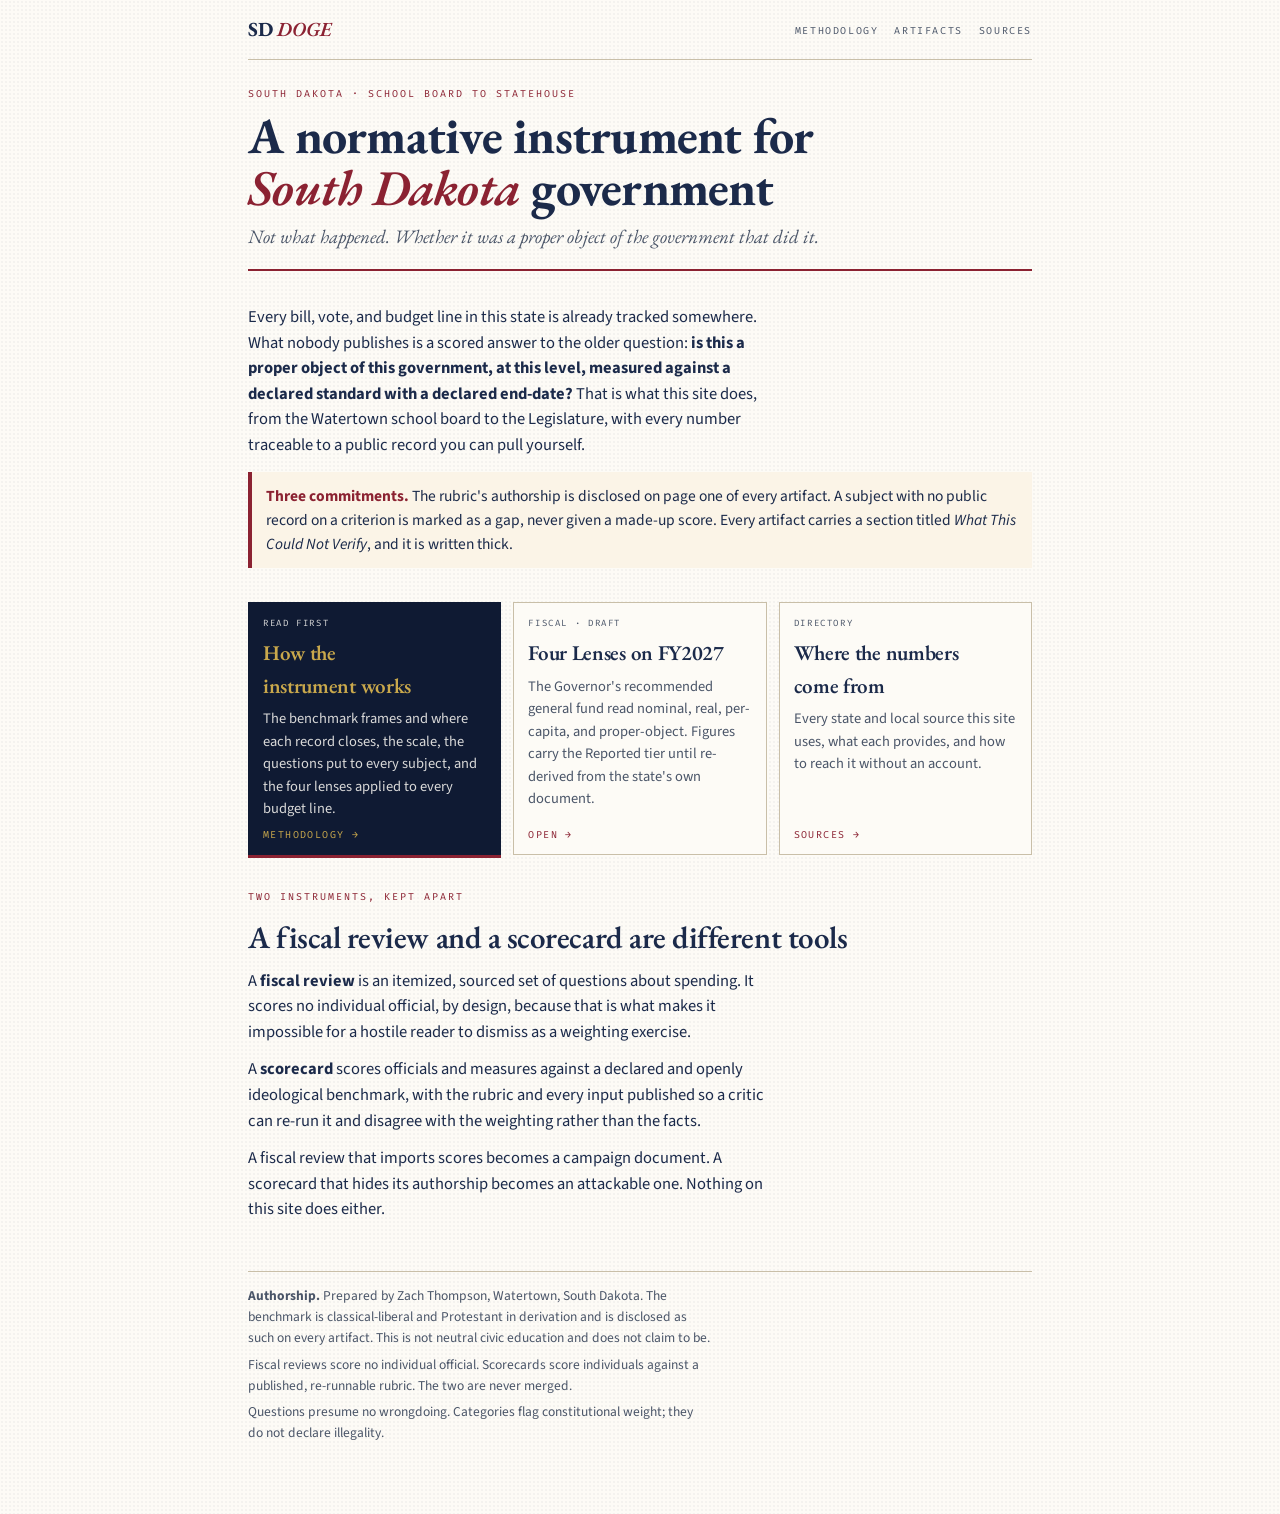
<file: site/index.html>
<!doctype html><html lang="en"><head><meta charset="utf-8"><meta name="viewport" content="width=device-width,initial-scale=1"><title>SD DOGE</title><link rel="preconnect" href="https://fonts.googleapis.com"><link href="https://fonts.googleapis.com/css2?family=EB+Garamond:ital,wght@0,400;0,500;0,600;0,700;0,800;1,400;1,500;1,600&family=Source+Sans+3:wght@400;500;600;700&family=Fira+Code:wght@400;500;600&display=swap" rel="stylesheet"><link rel="stylesheet" href="assets/site.css"></head><body><div class="wrap">
<nav class="nav" aria-label="Site"><a class="brand" href="index.html">SD <span>DOGE</span></a><ul>
<li><a class="l" href="methodology.html">Methodology</a></li>
<li><a class="l" href="artifacts.html">Artifacts</a></li>
<li><a class="l" href="sources.html">Sources</a></li></ul></nav>
<header class="mast"><div class="eyebrow">South Dakota · school board to statehouse</div><h1>A normative instrument for <em>South Dakota</em> government</h1><div class="sub">Not what happened. Whether it was a proper object of the government that did it.</div></header>
<section><p>Every bill, vote, and budget line in this state is already tracked somewhere. What nobody publishes is a scored answer to the older question: <strong>is this a proper object of this government, at this level, measured against a declared standard with a declared end-date?</strong> That is what this site does, from the Watertown school board to the Legislature, with every number traceable to a public record you can pull yourself.</p>
<div class="disc"><strong>Three commitments.</strong> The rubric's authorship is disclosed on page one of every artifact. A subject with no public record on a criterion is marked as a gap, never given a made-up score. Every artifact carries a section titled <em>What This Could Not Verify</em>, and it is written thick.</div></section>
<section><div class="cards">
<div class="card feat"><div class="k">Read first</div><h3>How the instrument works</h3><p>The benchmark frames and where each record closes, the scale, the questions put to every subject, and the four lenses applied to every budget line.</p><a class="cta" href="methodology.html">Methodology →</a></div>
<div class="card"><div class="k">Fiscal · draft</div><h3>Four Lenses on FY2027</h3><p>The Governor's recommended general fund read nominal, real, per-capita, and proper-object. Figures carry the Reported tier until re-derived from the state's own document.</p><a class="cta" href="budget/fy2027-four-lenses.html">Open →</a></div>
<div class="card"><div class="k">Directory</div><h3>Where the numbers come from</h3><p>Every state and local source this site uses, what each provides, and how to reach it without an account.</p><a class="cta" href="sources.html">Sources →</a></div>
</div></section>
<section><div class="eyebrow">Two instruments, kept apart</div><h2>A fiscal review and a scorecard are different tools</h2><p>A <strong>fiscal review</strong> is an itemized, sourced set of questions about spending. It scores no individual official, by design, because that is what makes it impossible for a hostile reader to dismiss as a weighting exercise.</p><p>A <strong>scorecard</strong> scores officials and measures against a declared and openly ideological benchmark, with the rubric and every input published so a critic can re-run it and disagree with the weighting rather than the facts.</p><p>A fiscal review that imports scores becomes a campaign document. A scorecard that hides its authorship becomes an attackable one. Nothing on this site does either.</p></section>
<footer><p><strong>Authorship.</strong> Prepared by Zach Thompson, Watertown, South Dakota. The benchmark is classical-liberal and Protestant in derivation and is disclosed as such on every artifact. This is not neutral civic education and does not claim to be.</p><p>Fiscal reviews score no individual official. Scorecards score individuals against a published, re-runnable rubric. The two are never merged.</p><p>Questions presume no wrongdoing. Categories flag constitutional weight; they do not declare illegality.</p></footer></div></body></html>
</file>
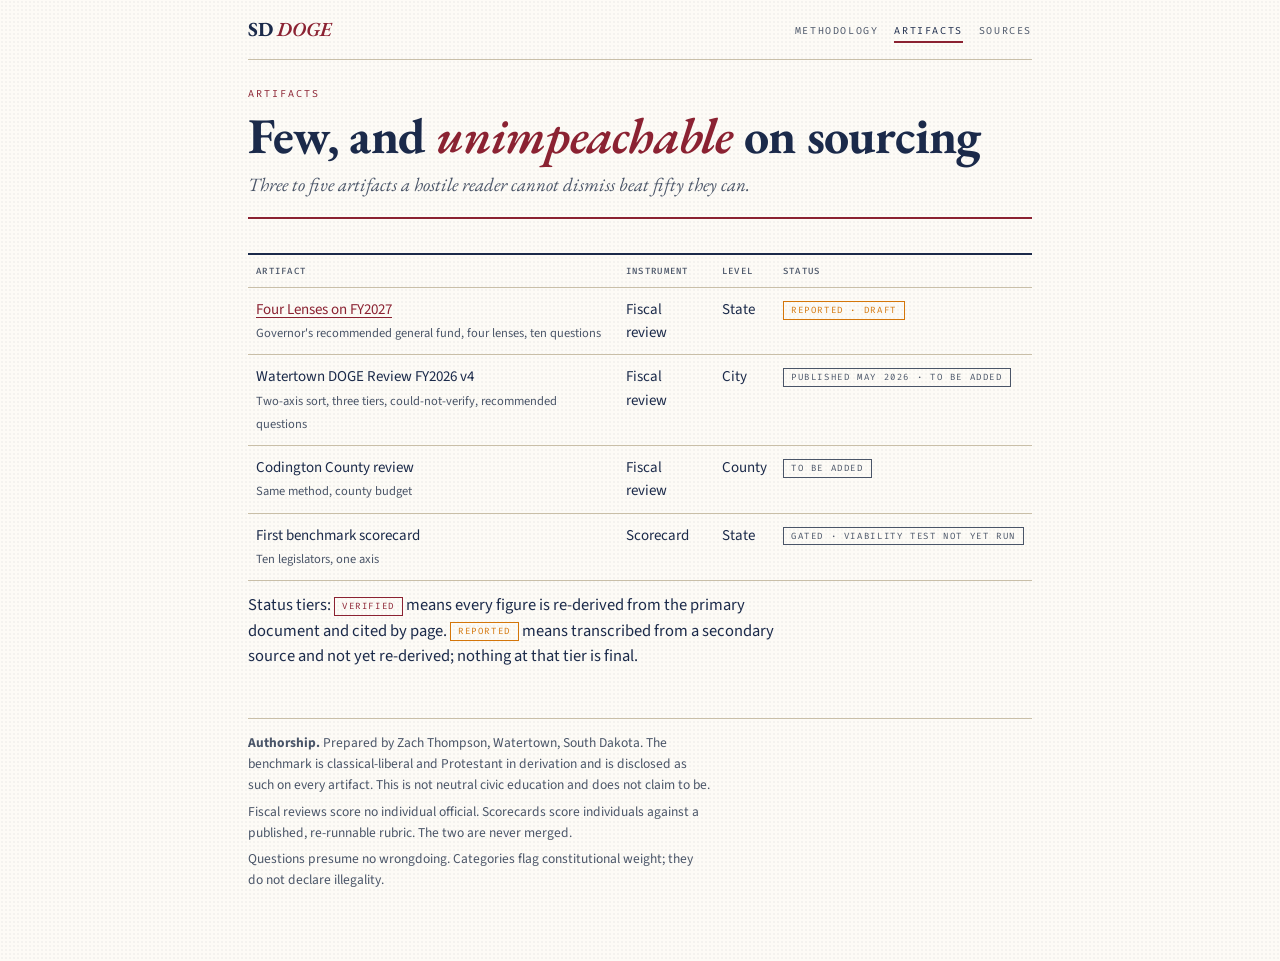
<file: site/artifacts.html>
<!doctype html><html lang="en"><head><meta charset="utf-8"><meta name="viewport" content="width=device-width,initial-scale=1"><title>Scored Artifacts</title><link rel="preconnect" href="https://fonts.googleapis.com"><link href="https://fonts.googleapis.com/css2?family=EB+Garamond:ital,wght@0,400;0,500;0,600;0,700;0,800;1,400;1,500;1,600&family=Source+Sans+3:wght@400;500;600;700&family=Fira+Code:wght@400;500;600&display=swap" rel="stylesheet"><link rel="stylesheet" href="assets/site.css"></head><body><div class="wrap">
<nav class="nav" aria-label="Site"><a class="brand" href="index.html">SD <span>DOGE</span></a><ul>
<li><a class="l" href="methodology.html">Methodology</a></li>
<li><a class="l" href="artifacts.html" aria-current="page">Artifacts</a></li>
<li><a class="l" href="sources.html">Sources</a></li></ul></nav>
<header class="mast"><div class="eyebrow">Artifacts</div><h1>Few, and <em>unimpeachable</em> on sourcing</h1><div class="sub">Three to five artifacts a hostile reader cannot dismiss beat fifty they can.</div></header>
<section><div class="tblwrap"><table><thead><tr><th>Artifact</th><th>Instrument</th><th>Level</th><th>Status</th></tr></thead><tbody>
<tr><td><a href="budget/fy2027-four-lenses.html">Four Lenses on FY2027</a><br><small style="color:var(--fg2)">Governor's recommended general fund, four lenses, ten questions</small></td><td>Fiscal review</td><td>State</td><td><span class="stamp gold">Reported · draft</span></td></tr>
<tr><td>Watertown DOGE Review FY2026 v4<br><small style="color:var(--fg2)">Two-axis sort, three tiers, could-not-verify, recommended questions</small></td><td>Fiscal review</td><td>City</td><td><span class="stamp muted">Published May 2026 · to be added</span></td></tr>
<tr><td>Codington County review<br><small style="color:var(--fg2)">Same method, county budget</small></td><td>Fiscal review</td><td>County</td><td><span class="stamp muted">To be added</span></td></tr>
<tr><td>First benchmark scorecard<br><small style="color:var(--fg2)">Ten legislators, one axis</small></td><td>Scorecard</td><td>State</td><td><span class="stamp muted">Gated · viability test not yet run</span></td></tr>
</tbody></table></div>
<p>Status tiers: <span class="stamp">Verified</span> means every figure is re-derived from the primary document and cited by page. <span class="stamp gold">Reported</span> means transcribed from a secondary source and not yet re-derived; nothing at that tier is final.</p></section>
<footer><p><strong>Authorship.</strong> Prepared by Zach Thompson, Watertown, South Dakota. The benchmark is classical-liberal and Protestant in derivation and is disclosed as such on every artifact. This is not neutral civic education and does not claim to be.</p><p>Fiscal reviews score no individual official. Scorecards score individuals against a published, re-runnable rubric. The two are never merged.</p><p>Questions presume no wrongdoing. Categories flag constitutional weight; they do not declare illegality.</p></footer></div></body></html>
</file>
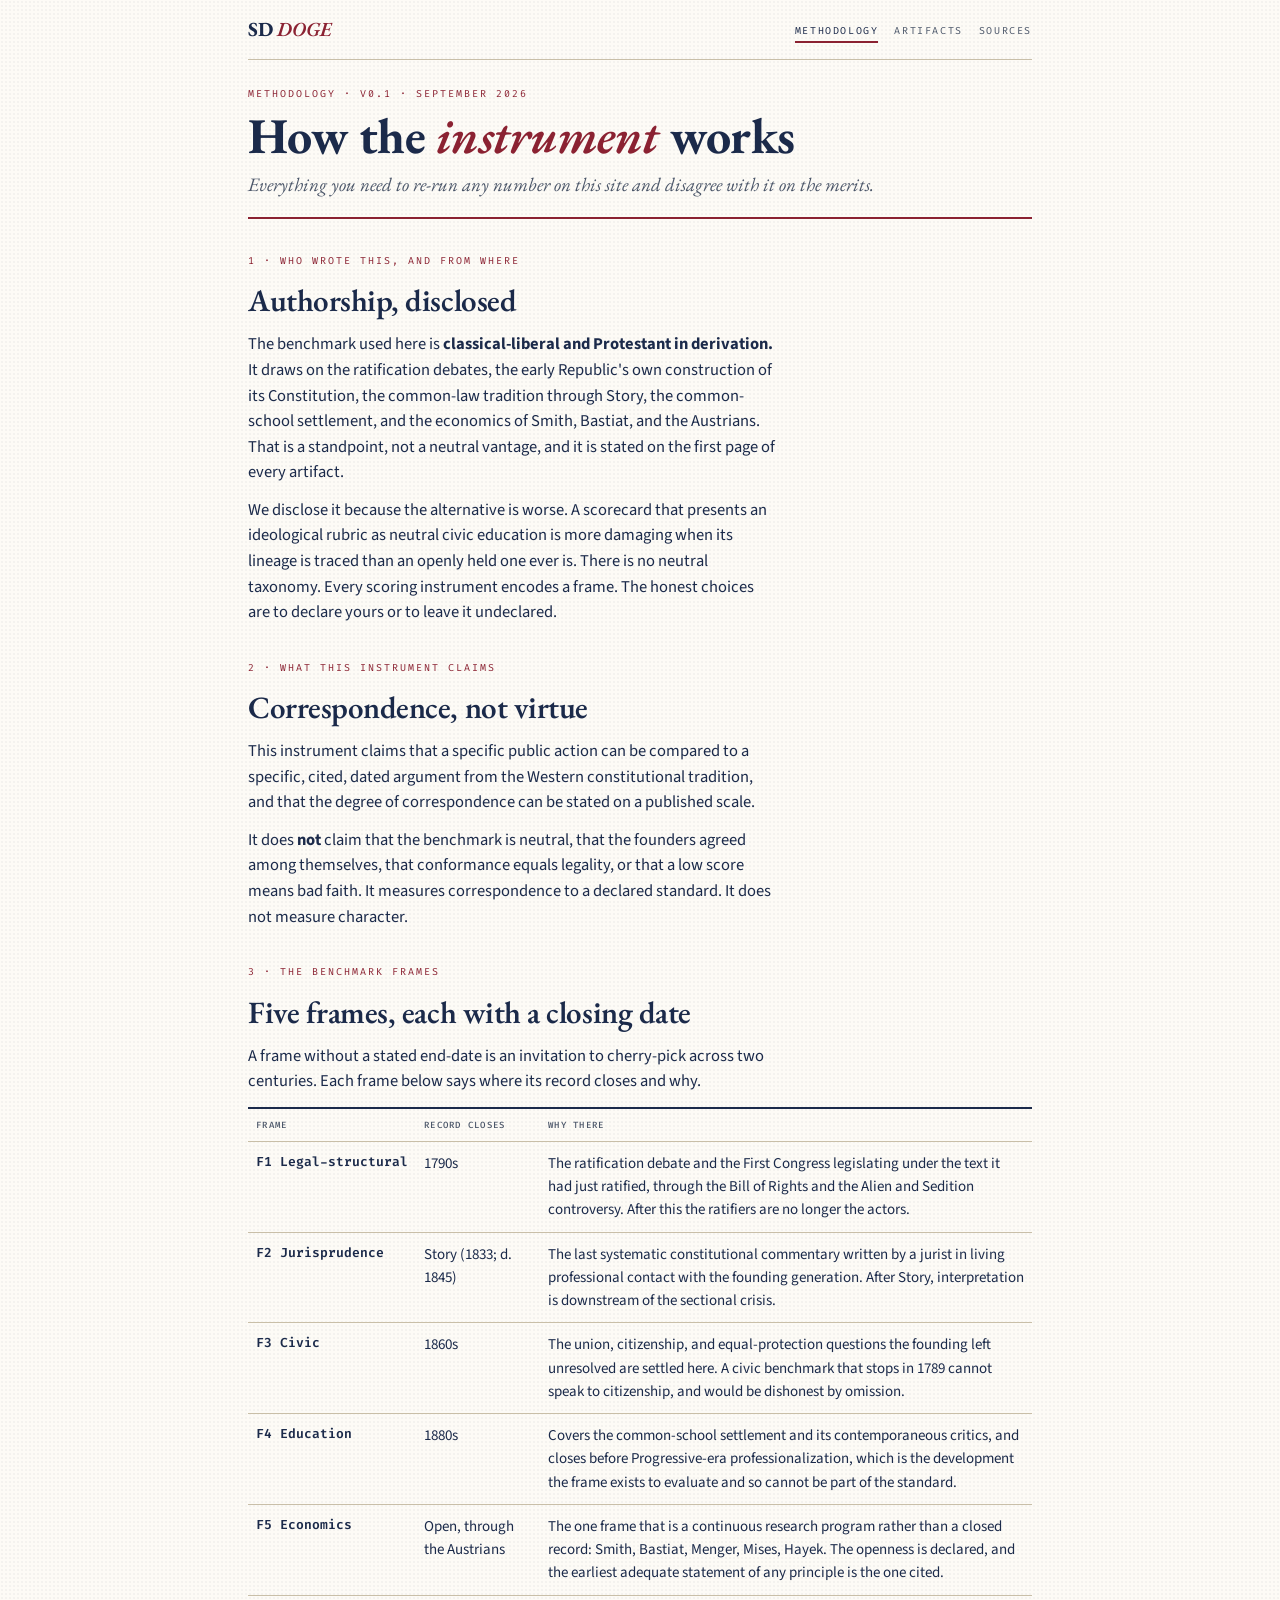
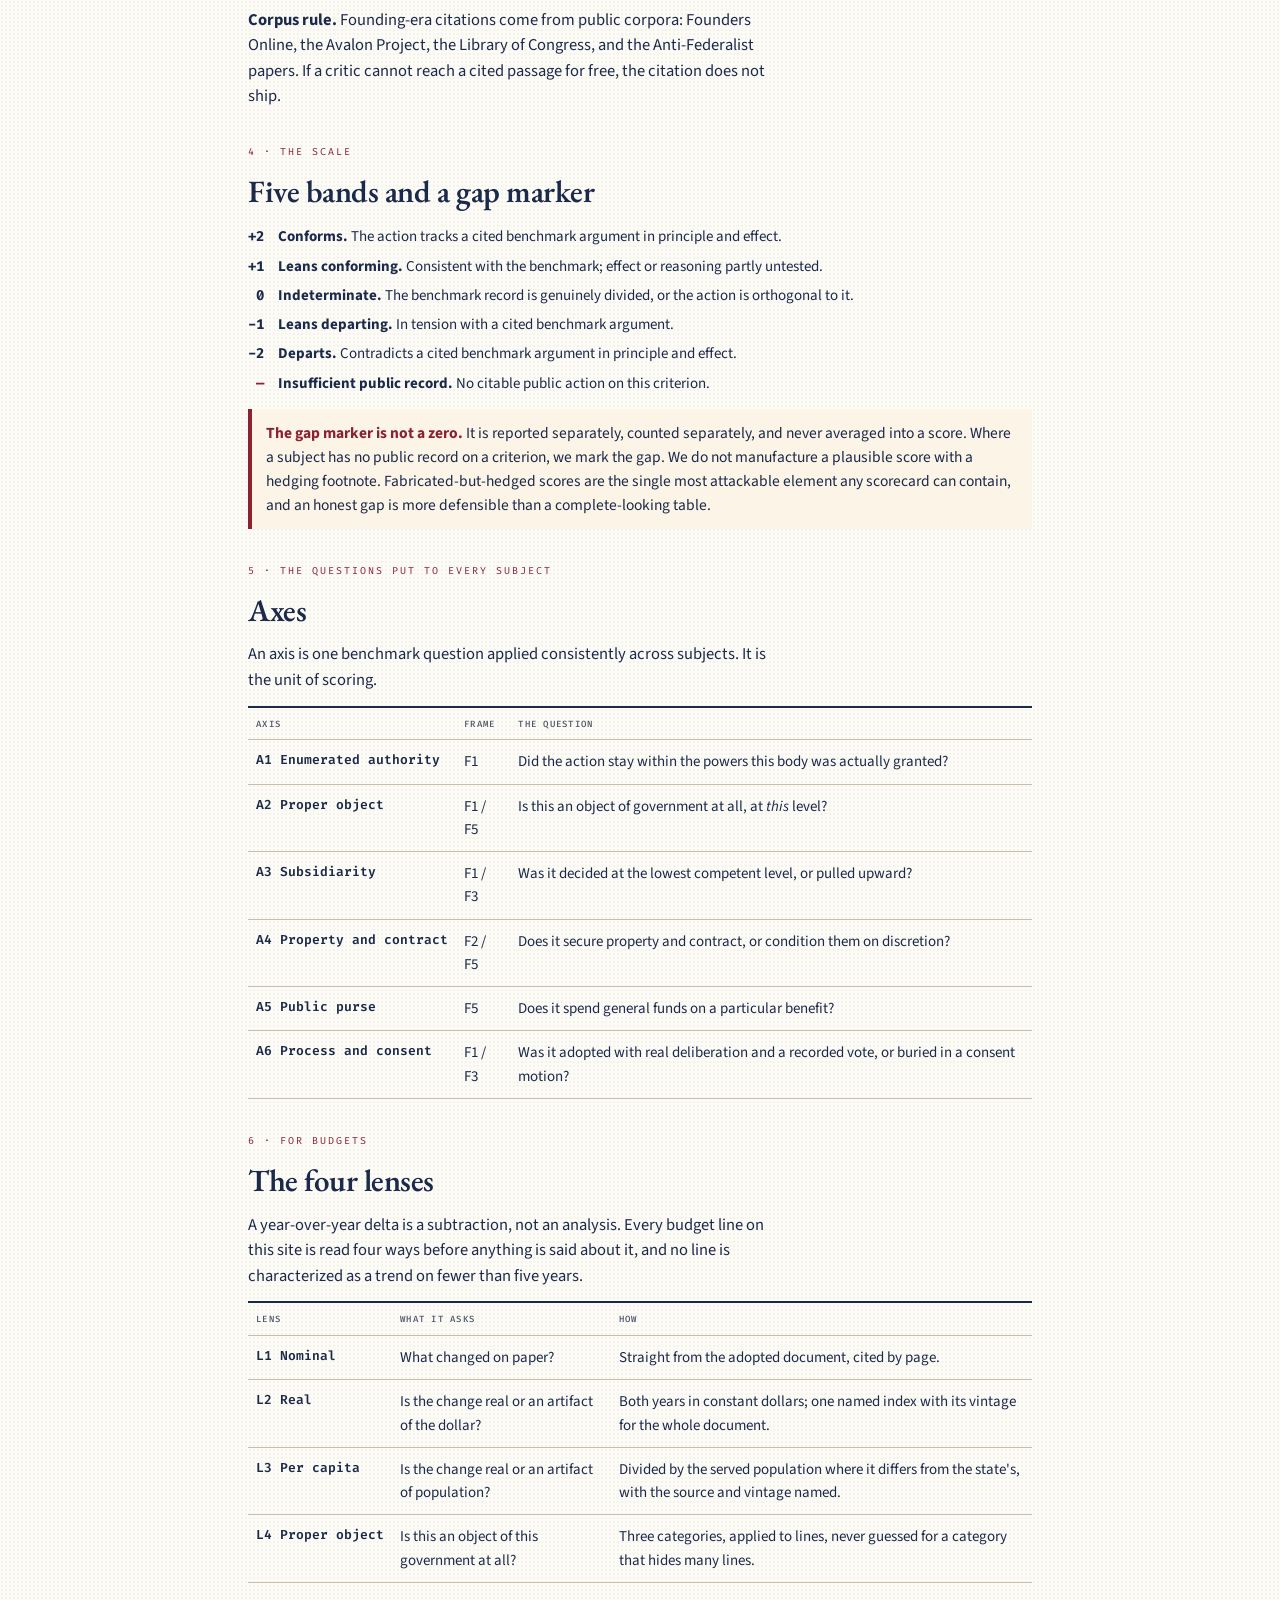
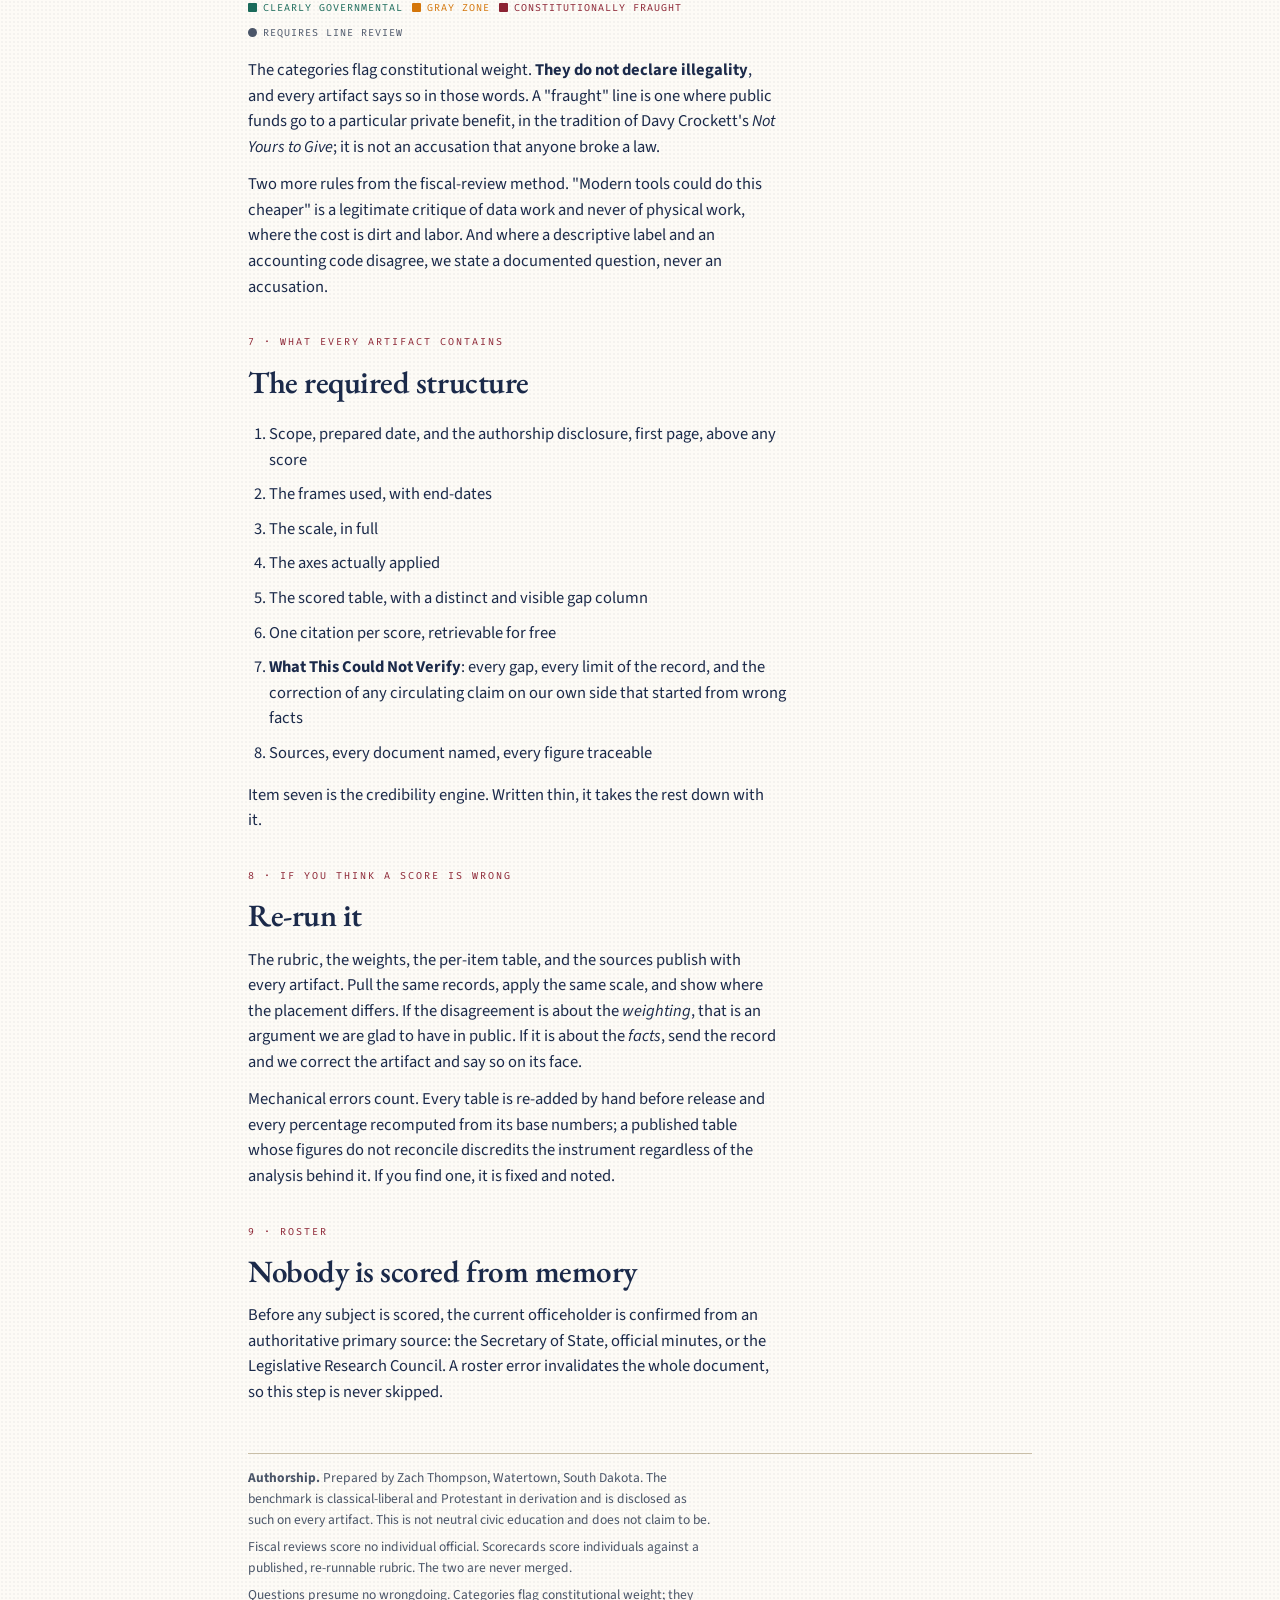
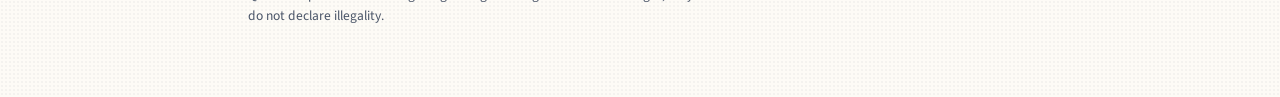
<file: site/methodology.html>
<!doctype html><html lang="en"><head><meta charset="utf-8"><meta name="viewport" content="width=device-width,initial-scale=1"><title>How the Instrument Works</title><link rel="preconnect" href="https://fonts.googleapis.com"><link href="https://fonts.googleapis.com/css2?family=EB+Garamond:ital,wght@0,400;0,500;0,600;0,700;0,800;1,400;1,500;1,600&family=Source+Sans+3:wght@400;500;600;700&family=Fira+Code:wght@400;500;600&display=swap" rel="stylesheet"><link rel="stylesheet" href="assets/site.css"></head><body><div class="wrap">
<nav class="nav" aria-label="Site"><a class="brand" href="index.html">SD <span>DOGE</span></a><ul>
<li><a class="l" href="methodology.html" aria-current="page">Methodology</a></li>
<li><a class="l" href="artifacts.html">Artifacts</a></li>
<li><a class="l" href="sources.html">Sources</a></li></ul></nav>
<header class="mast"><div class="eyebrow">Methodology · v0.1 · September 2026</div><h1>How the <em>instrument</em> works</h1><div class="sub">Everything you need to re-run any number on this site and disagree with it on the merits.</div></header>

<section><div class="eyebrow">1 · Who wrote this, and from where</div><h2>Authorship, disclosed</h2><p>The benchmark used here is <strong>classical-liberal and Protestant in derivation.</strong> It draws on the ratification debates, the early Republic's own construction of its Constitution, the common-law tradition through Story, the common-school settlement, and the economics of Smith, Bastiat, and the Austrians. That is a standpoint, not a neutral vantage, and it is stated on the first page of every artifact.</p><p>We disclose it because the alternative is worse. A scorecard that presents an ideological rubric as neutral civic education is more damaging when its lineage is traced than an openly held one ever is. There is no neutral taxonomy. Every scoring instrument encodes a frame. The honest choices are to declare yours or to leave it undeclared.</p></section>

<section><div class="eyebrow">2 · What this instrument claims</div><h2>Correspondence, not virtue</h2><p>This instrument claims that a specific public action can be compared to a specific, cited, dated argument from the Western constitutional tradition, and that the degree of correspondence can be stated on a published scale.</p><p>It does <strong>not</strong> claim that the benchmark is neutral, that the founders agreed among themselves, that conformance equals legality, or that a low score means bad faith. It measures correspondence to a declared standard. It does not measure character.</p></section>

<section><div class="eyebrow">3 · The benchmark frames</div><h2>Five frames, each with a closing date</h2><p>A frame without a stated end-date is an invitation to cherry-pick across two centuries. Each frame below says where its record closes and why.</p>
<div class="tblwrap"><table><thead><tr><th>Frame</th><th>Record closes</th><th>Why there</th></tr></thead><tbody>
<tr><td class="k">F1 Legal-structural</td><td>1790s</td><td>The ratification debate and the First Congress legislating under the text it had just ratified, through the Bill of Rights and the Alien and Sedition controversy. After this the ratifiers are no longer the actors.</td></tr>
<tr><td class="k">F2 Jurisprudence</td><td>Story (1833; d. 1845)</td><td>The last systematic constitutional commentary written by a jurist in living professional contact with the founding generation. After Story, interpretation is downstream of the sectional crisis.</td></tr>
<tr><td class="k">F3 Civic</td><td>1860s</td><td>The union, citizenship, and equal-protection questions the founding left unresolved are settled here. A civic benchmark that stops in 1789 cannot speak to citizenship, and would be dishonest by omission.</td></tr>
<tr><td class="k">F4 Education</td><td>1880s</td><td>Covers the common-school settlement and its contemporaneous critics, and closes before Progressive-era professionalization, which is the development the frame exists to evaluate and so cannot be part of the standard.</td></tr>
<tr><td class="k">F5 Economics</td><td>Open, through the Austrians</td><td>The one frame that is a continuous research program rather than a closed record: Smith, Bastiat, Menger, Mises, Hayek. The openness is declared, and the earliest adequate statement of any principle is the one cited.</td></tr>
</tbody></table></div>
<p><strong>Corpus rule.</strong> Founding-era citations come from public corpora: Founders Online, the Avalon Project, the Library of Congress, and the Anti-Federalist papers. If a critic cannot reach a cited passage for free, the citation does not ship.</p></section>

<section><div class="eyebrow">4 · The scale</div><h2>Five bands and a gap marker</h2>
<div class="scale"><b>+2</b><span><strong>Conforms.</strong> The action tracks a cited benchmark argument in principle and effect.</span><b>+1</b><span><strong>Leans conforming.</strong> Consistent with the benchmark; effect or reasoning partly untested.</span><b>0</b><span><strong>Indeterminate.</strong> The benchmark record is genuinely divided, or the action is orthogonal to it.</span><b>−1</b><span><strong>Leans departing.</strong> In tension with a cited benchmark argument.</span><b>−2</b><span><strong>Departs.</strong> Contradicts a cited benchmark argument in principle and effect.</span><div class="gap" style="display:contents"><b>—</b><span><strong>Insufficient public record.</strong> No citable public action on this criterion.</span></div></div>
<div class="disc"><strong>The gap marker is not a zero.</strong> It is reported separately, counted separately, and never averaged into a score. Where a subject has no public record on a criterion, we mark the gap. We do not manufacture a plausible score with a hedging footnote. Fabricated-but-hedged scores are the single most attackable element any scorecard can contain, and an honest gap is more defensible than a complete-looking table.</div></section>

<section><div class="eyebrow">5 · The questions put to every subject</div><h2>Axes</h2><p>An axis is one benchmark question applied consistently across subjects. It is the unit of scoring.</p>
<div class="tblwrap"><table><thead><tr><th>Axis</th><th>Frame</th><th>The question</th></tr></thead><tbody>
<tr><td class="k">A1 Enumerated authority</td><td>F1</td><td>Did the action stay within the powers this body was actually granted?</td></tr>
<tr><td class="k">A2 Proper object</td><td>F1 / F5</td><td>Is this an object of government at all, at <em>this</em> level?</td></tr>
<tr><td class="k">A3 Subsidiarity</td><td>F1 / F3</td><td>Was it decided at the lowest competent level, or pulled upward?</td></tr>
<tr><td class="k">A4 Property and contract</td><td>F2 / F5</td><td>Does it secure property and contract, or condition them on discretion?</td></tr>
<tr><td class="k">A5 Public purse</td><td>F5</td><td>Does it spend general funds on a particular benefit?</td></tr>
<tr><td class="k">A6 Process and consent</td><td>F1 / F3</td><td>Was it adopted with real deliberation and a recorded vote, or buried in a consent motion?</td></tr>
</tbody></table></div></section>

<section><div class="eyebrow">6 · For budgets</div><h2>The four lenses</h2><p>A year-over-year delta is a subtraction, not an analysis. Every budget line on this site is read four ways before anything is said about it, and no line is characterized as a trend on fewer than five years.</p>
<div class="tblwrap"><table><thead><tr><th>Lens</th><th>What it asks</th><th>How</th></tr></thead><tbody>
<tr><td class="k">L1 Nominal</td><td>What changed on paper?</td><td>Straight from the adopted document, cited by page.</td></tr>
<tr><td class="k">L2 Real</td><td>Is the change real or an artifact of the dollar?</td><td>Both years in constant dollars; one named index with its vintage for the whole document.</td></tr>
<tr><td class="k">L3 Per capita</td><td>Is the change real or an artifact of population?</td><td>Divided by the served population where it differs from the state's, with the source and vintage named.</td></tr>
<tr><td class="k">L4 Proper object</td><td>Is this an object of this government at all?</td><td>Three categories, applied to lines, never guessed for a category that hides many lines.</td></tr>
</tbody></table></div>
<p style="margin-top:10px"><span class="l4 gov"><i></i>Clearly governmental</span> &nbsp; <span class="l4 gray"><i></i>Gray zone</span> &nbsp; <span class="l4 fraught"><i></i>Constitutionally fraught</span> &nbsp; <span class="l4 open"><i></i>Requires line review</span></p>
<p>The categories flag constitutional weight. <strong>They do not declare illegality</strong>, and every artifact says so in those words. A "fraught" line is one where public funds go to a particular private benefit, in the tradition of Davy Crockett's <em>Not Yours to Give</em>; it is not an accusation that anyone broke a law.</p>
<p>Two more rules from the fiscal-review method. "Modern tools could do this cheaper" is a legitimate critique of data work and never of physical work, where the cost is dirt and labor. And where a descriptive label and an accounting code disagree, we state a documented question, never an accusation.</p></section>

<section><div class="eyebrow">7 · What every artifact contains</div><h2>The required structure</h2>
<ol class="q"><li>Scope, prepared date, and the authorship disclosure, first page, above any score</li><li>The frames used, with end-dates</li><li>The scale, in full</li><li>The axes actually applied</li><li>The scored table, with a distinct and visible gap column</li><li>One citation per score, retrievable for free</li><li><strong>What This Could Not Verify</strong>: every gap, every limit of the record, and the correction of any circulating claim on our own side that started from wrong facts</li><li>Sources, every document named, every figure traceable</li></ol>
<p>Item seven is the credibility engine. Written thin, it takes the rest down with it.</p></section>

<section><div class="eyebrow">8 · If you think a score is wrong</div><h2>Re-run it</h2><p>The rubric, the weights, the per-item table, and the sources publish with every artifact. Pull the same records, apply the same scale, and show where the placement differs. If the disagreement is about the <em>weighting</em>, that is an argument we are glad to have in public. If it is about the <em>facts</em>, send the record and we correct the artifact and say so on its face.</p><p>Mechanical errors count. Every table is re-added by hand before release and every percentage recomputed from its base numbers; a published table whose figures do not reconcile discredits the instrument regardless of the analysis behind it. If you find one, it is fixed and noted.</p></section>

<section><div class="eyebrow">9 · Roster</div><h2>Nobody is scored from memory</h2><p>Before any subject is scored, the current officeholder is confirmed from an authoritative primary source: the Secretary of State, official minutes, or the Legislative Research Council. A roster error invalidates the whole document, so this step is never skipped.</p></section>
<footer><p><strong>Authorship.</strong> Prepared by Zach Thompson, Watertown, South Dakota. The benchmark is classical-liberal and Protestant in derivation and is disclosed as such on every artifact. This is not neutral civic education and does not claim to be.</p><p>Fiscal reviews score no individual official. Scorecards score individuals against a published, re-runnable rubric. The two are never merged.</p><p>Questions presume no wrongdoing. Categories flag constitutional weight; they do not declare illegality.</p></footer></div></body></html>
</file>
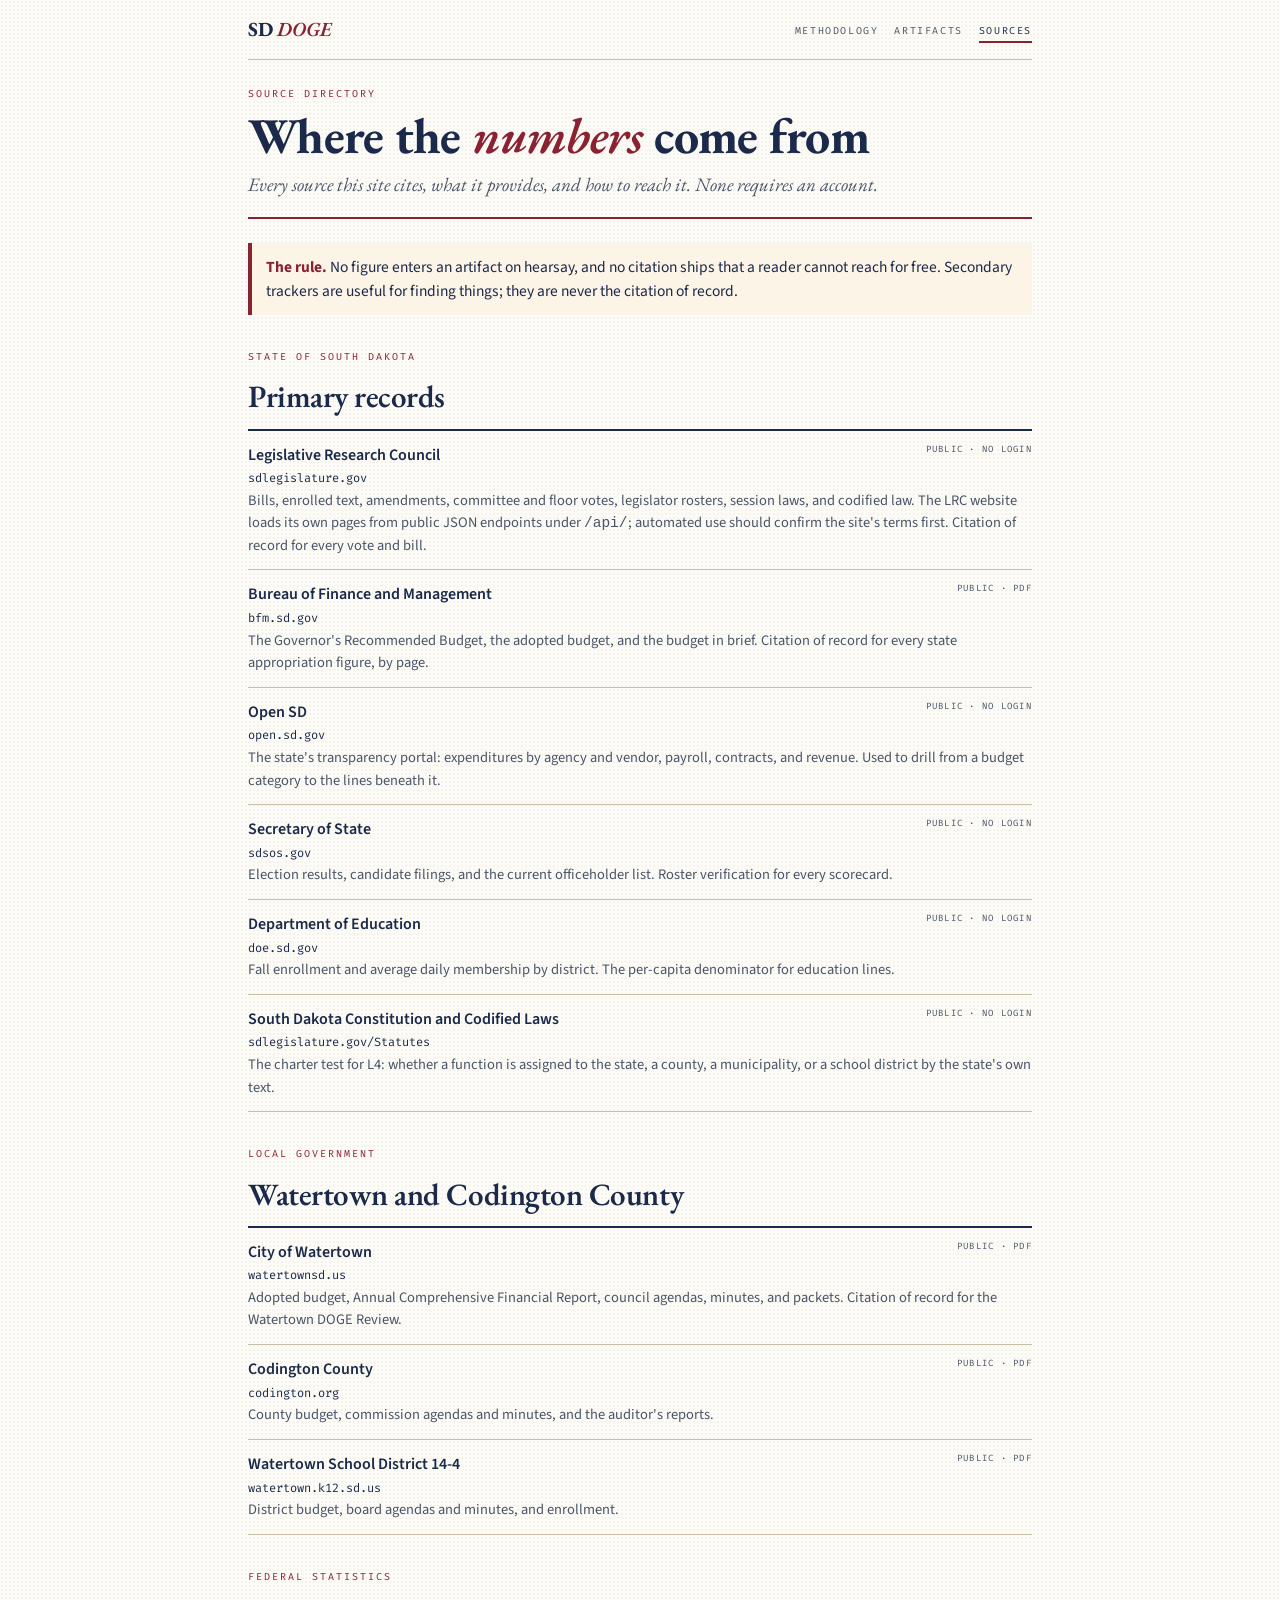
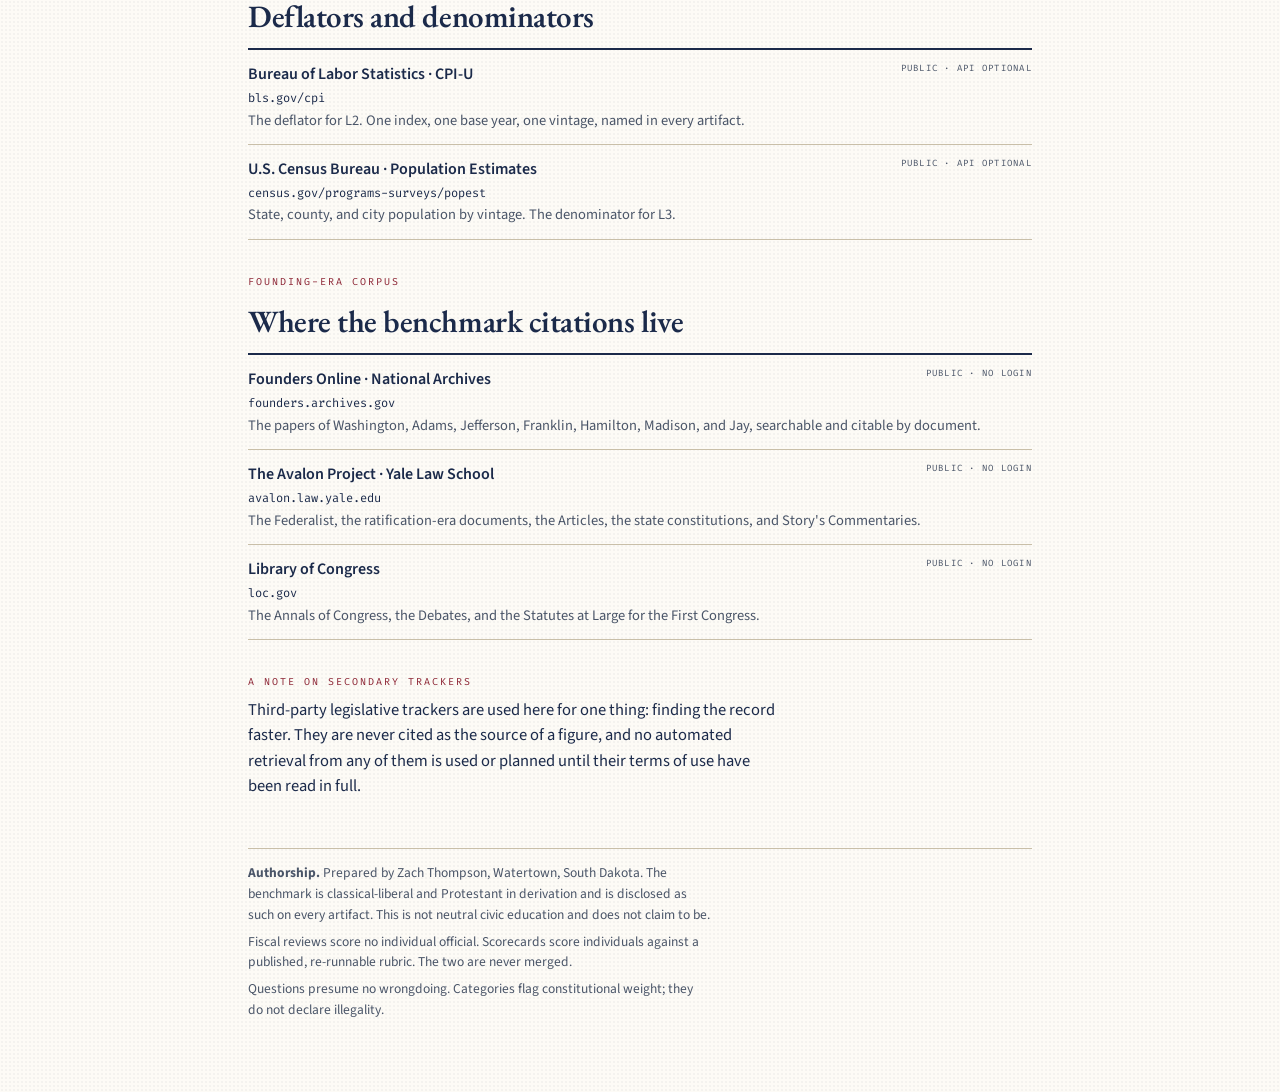
<file: site/sources.html>
<!doctype html><html lang="en"><head><meta charset="utf-8"><meta name="viewport" content="width=device-width,initial-scale=1"><title>Where the Numbers Come From</title><link rel="preconnect" href="https://fonts.googleapis.com"><link href="https://fonts.googleapis.com/css2?family=EB+Garamond:ital,wght@0,400;0,500;0,600;0,700;0,800;1,400;1,500;1,600&family=Source+Sans+3:wght@400;500;600;700&family=Fira+Code:wght@400;500;600&display=swap" rel="stylesheet"><link rel="stylesheet" href="assets/site.css"></head><body><div class="wrap">
<nav class="nav" aria-label="Site"><a class="brand" href="index.html">SD <span>DOGE</span></a><ul>
<li><a class="l" href="methodology.html">Methodology</a></li>
<li><a class="l" href="artifacts.html">Artifacts</a></li>
<li><a class="l" href="sources.html" aria-current="page">Sources</a></li></ul></nav>
<header class="mast"><div class="eyebrow">Source directory</div><h1>Where the <em>numbers</em> come from</h1><div class="sub">Every source this site cites, what it provides, and how to reach it. None requires an account.</div></header>
<div class="disc"><strong>The rule.</strong> No figure enters an artifact on hearsay, and no citation ships that a reader cannot reach for free. Secondary trackers are useful for finding things; they are never the citation of record.</div>

<section><div class="eyebrow">State of South Dakota</div><h2>Primary records</h2><div class="src">
<div class="srcrow"><div class="n">Legislative Research Council</div><div class="acc">Public · no login</div><div class="u">sdlegislature.gov</div><div class="w">Bills, enrolled text, amendments, committee and floor votes, legislator rosters, session laws, and codified law. The LRC website loads its own pages from public JSON endpoints under <code>/api/</code>; automated use should confirm the site's terms first. Citation of record for every vote and bill.</div></div>
<div class="srcrow"><div class="n">Bureau of Finance and Management</div><div class="acc">Public · PDF</div><div class="u">bfm.sd.gov</div><div class="w">The Governor's Recommended Budget, the adopted budget, and the budget in brief. Citation of record for every state appropriation figure, by page.</div></div>
<div class="srcrow"><div class="n">Open SD</div><div class="acc">Public · no login</div><div class="u">open.sd.gov</div><div class="w">The state's transparency portal: expenditures by agency and vendor, payroll, contracts, and revenue. Used to drill from a budget category to the lines beneath it.</div></div>
<div class="srcrow"><div class="n">Secretary of State</div><div class="acc">Public · no login</div><div class="u">sdsos.gov</div><div class="w">Election results, candidate filings, and the current officeholder list. Roster verification for every scorecard.</div></div>
<div class="srcrow"><div class="n">Department of Education</div><div class="acc">Public · no login</div><div class="u">doe.sd.gov</div><div class="w">Fall enrollment and average daily membership by district. The per-capita denominator for education lines.</div></div>
<div class="srcrow"><div class="n">South Dakota Constitution and Codified Laws</div><div class="acc">Public · no login</div><div class="u">sdlegislature.gov/Statutes</div><div class="w">The charter test for L4: whether a function is assigned to the state, a county, a municipality, or a school district by the state's own text.</div></div>
</div></section>

<section><div class="eyebrow">Local government</div><h2>Watertown and Codington County</h2><div class="src">
<div class="srcrow"><div class="n">City of Watertown</div><div class="acc">Public · PDF</div><div class="u">watertownsd.us</div><div class="w">Adopted budget, Annual Comprehensive Financial Report, council agendas, minutes, and packets. Citation of record for the Watertown DOGE Review.</div></div>
<div class="srcrow"><div class="n">Codington County</div><div class="acc">Public · PDF</div><div class="u">codington.org</div><div class="w">County budget, commission agendas and minutes, and the auditor's reports.</div></div>
<div class="srcrow"><div class="n">Watertown School District 14-4</div><div class="acc">Public · PDF</div><div class="u">watertown.k12.sd.us</div><div class="w">District budget, board agendas and minutes, and enrollment.</div></div>
</div></section>

<section><div class="eyebrow">Federal statistics</div><h2>Deflators and denominators</h2><div class="src">
<div class="srcrow"><div class="n">Bureau of Labor Statistics · CPI-U</div><div class="acc">Public · API optional</div><div class="u">bls.gov/cpi</div><div class="w">The deflator for L2. One index, one base year, one vintage, named in every artifact.</div></div>
<div class="srcrow"><div class="n">U.S. Census Bureau · Population Estimates</div><div class="acc">Public · API optional</div><div class="u">census.gov/programs-surveys/popest</div><div class="w">State, county, and city population by vintage. The denominator for L3.</div></div>
</div></section>

<section><div class="eyebrow">Founding-era corpus</div><h2>Where the benchmark citations live</h2><div class="src">
<div class="srcrow"><div class="n">Founders Online · National Archives</div><div class="acc">Public · no login</div><div class="u">founders.archives.gov</div><div class="w">The papers of Washington, Adams, Jefferson, Franklin, Hamilton, Madison, and Jay, searchable and citable by document.</div></div>
<div class="srcrow"><div class="n">The Avalon Project · Yale Law School</div><div class="acc">Public · no login</div><div class="u">avalon.law.yale.edu</div><div class="w">The Federalist, the ratification-era documents, the Articles, the state constitutions, and Story's Commentaries.</div></div>
<div class="srcrow"><div class="n">Library of Congress</div><div class="acc">Public · no login</div><div class="u">loc.gov</div><div class="w">The Annals of Congress, the Debates, and the Statutes at Large for the First Congress.</div></div>
</div></section>

<section><div class="eyebrow">A note on secondary trackers</div><p>Third-party legislative trackers are used here for one thing: finding the record faster. They are never cited as the source of a figure, and no automated retrieval from any of them is used or planned until their terms of use have been read in full.</p></section>
<footer><p><strong>Authorship.</strong> Prepared by Zach Thompson, Watertown, South Dakota. The benchmark is classical-liberal and Protestant in derivation and is disclosed as such on every artifact. This is not neutral civic education and does not claim to be.</p><p>Fiscal reviews score no individual official. Scorecards score individuals against a published, re-runnable rubric. The two are never merged.</p><p>Questions presume no wrongdoing. Categories flag constitutional weight; they do not declare illegality.</p></footer></div></body></html>
</file>
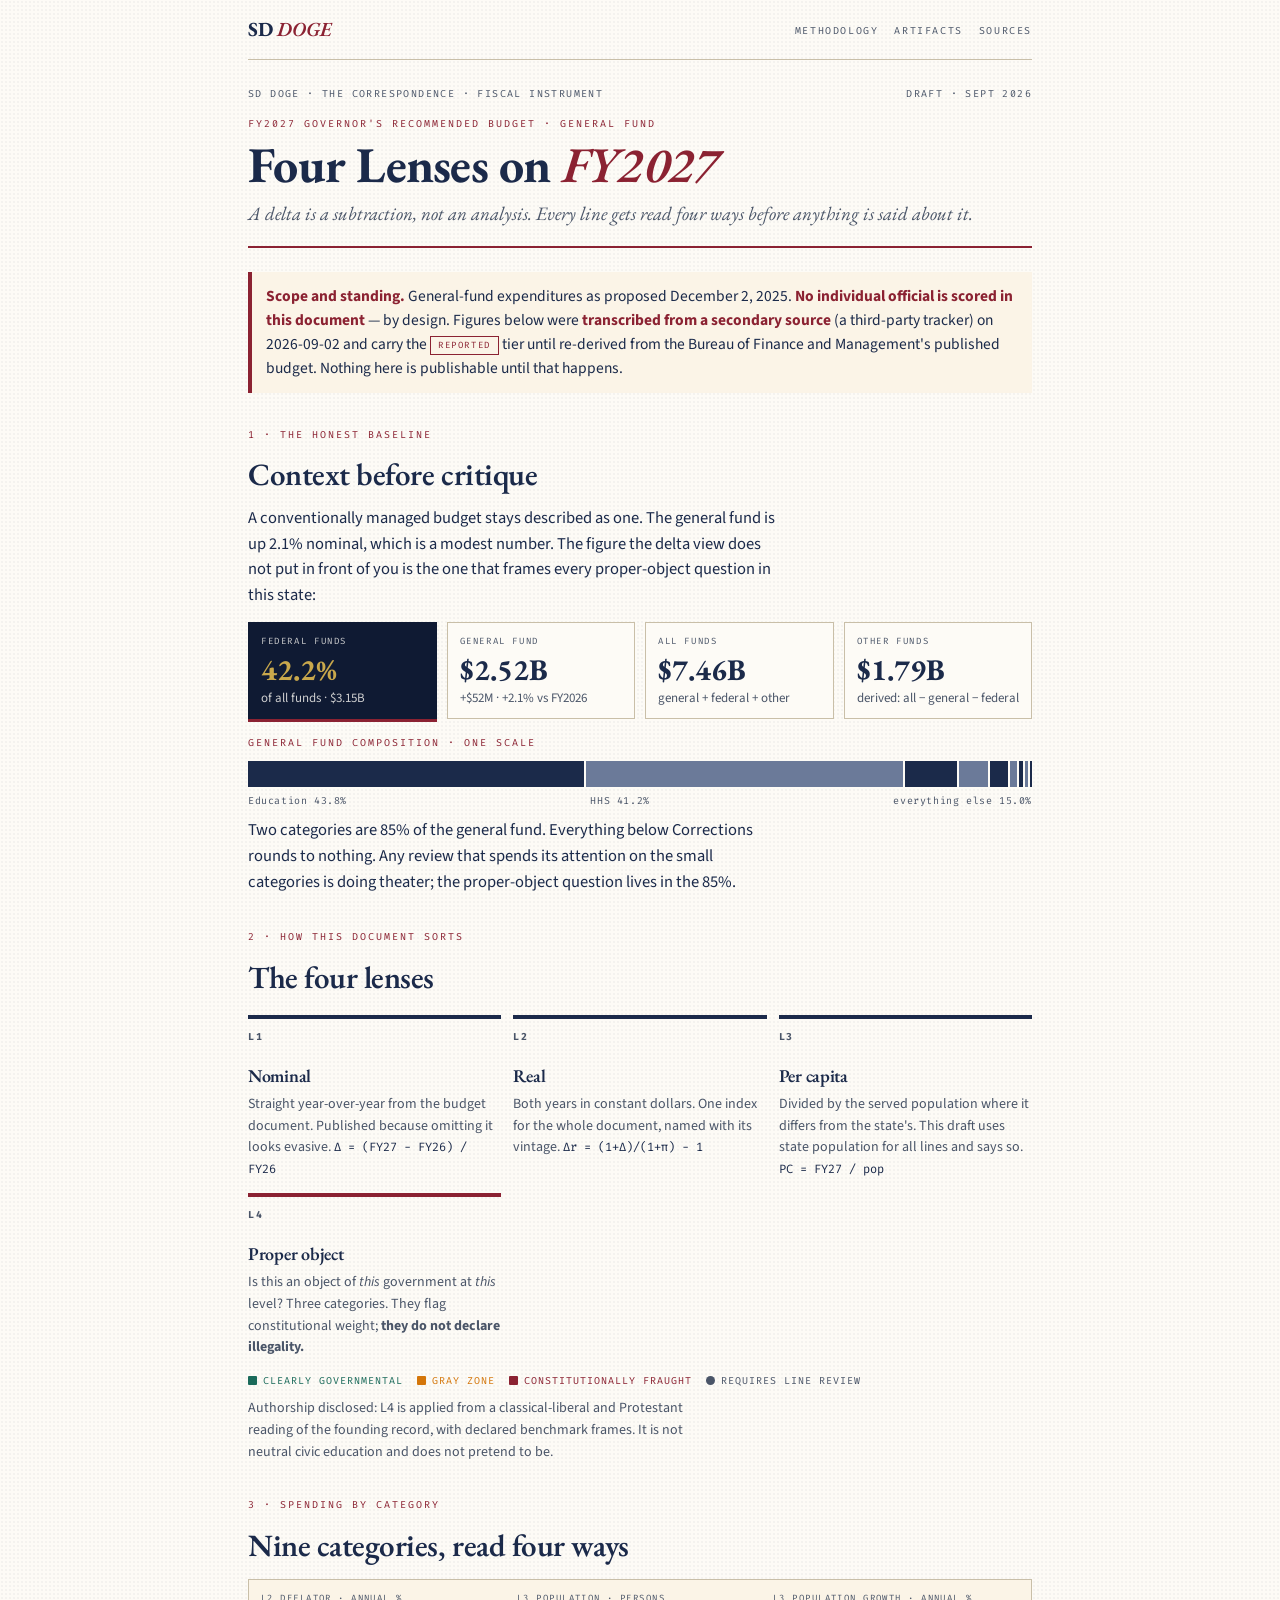
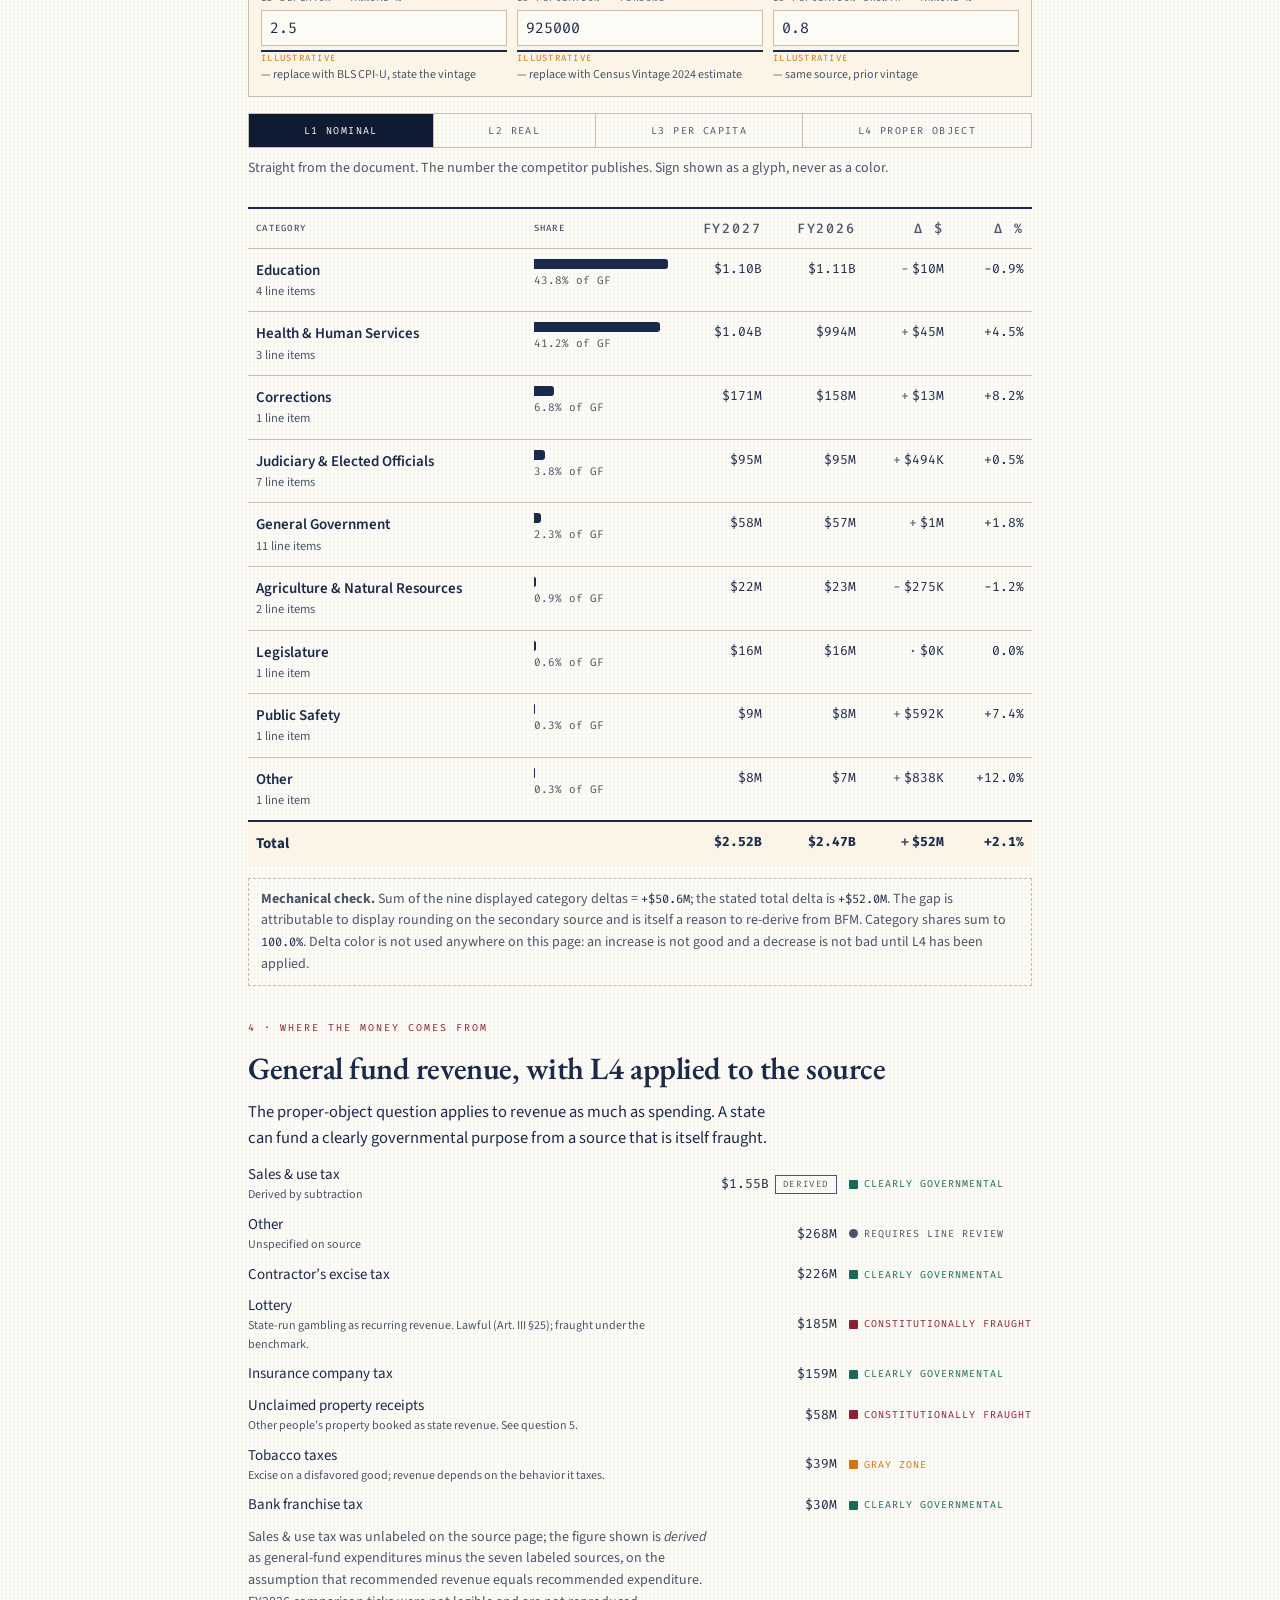
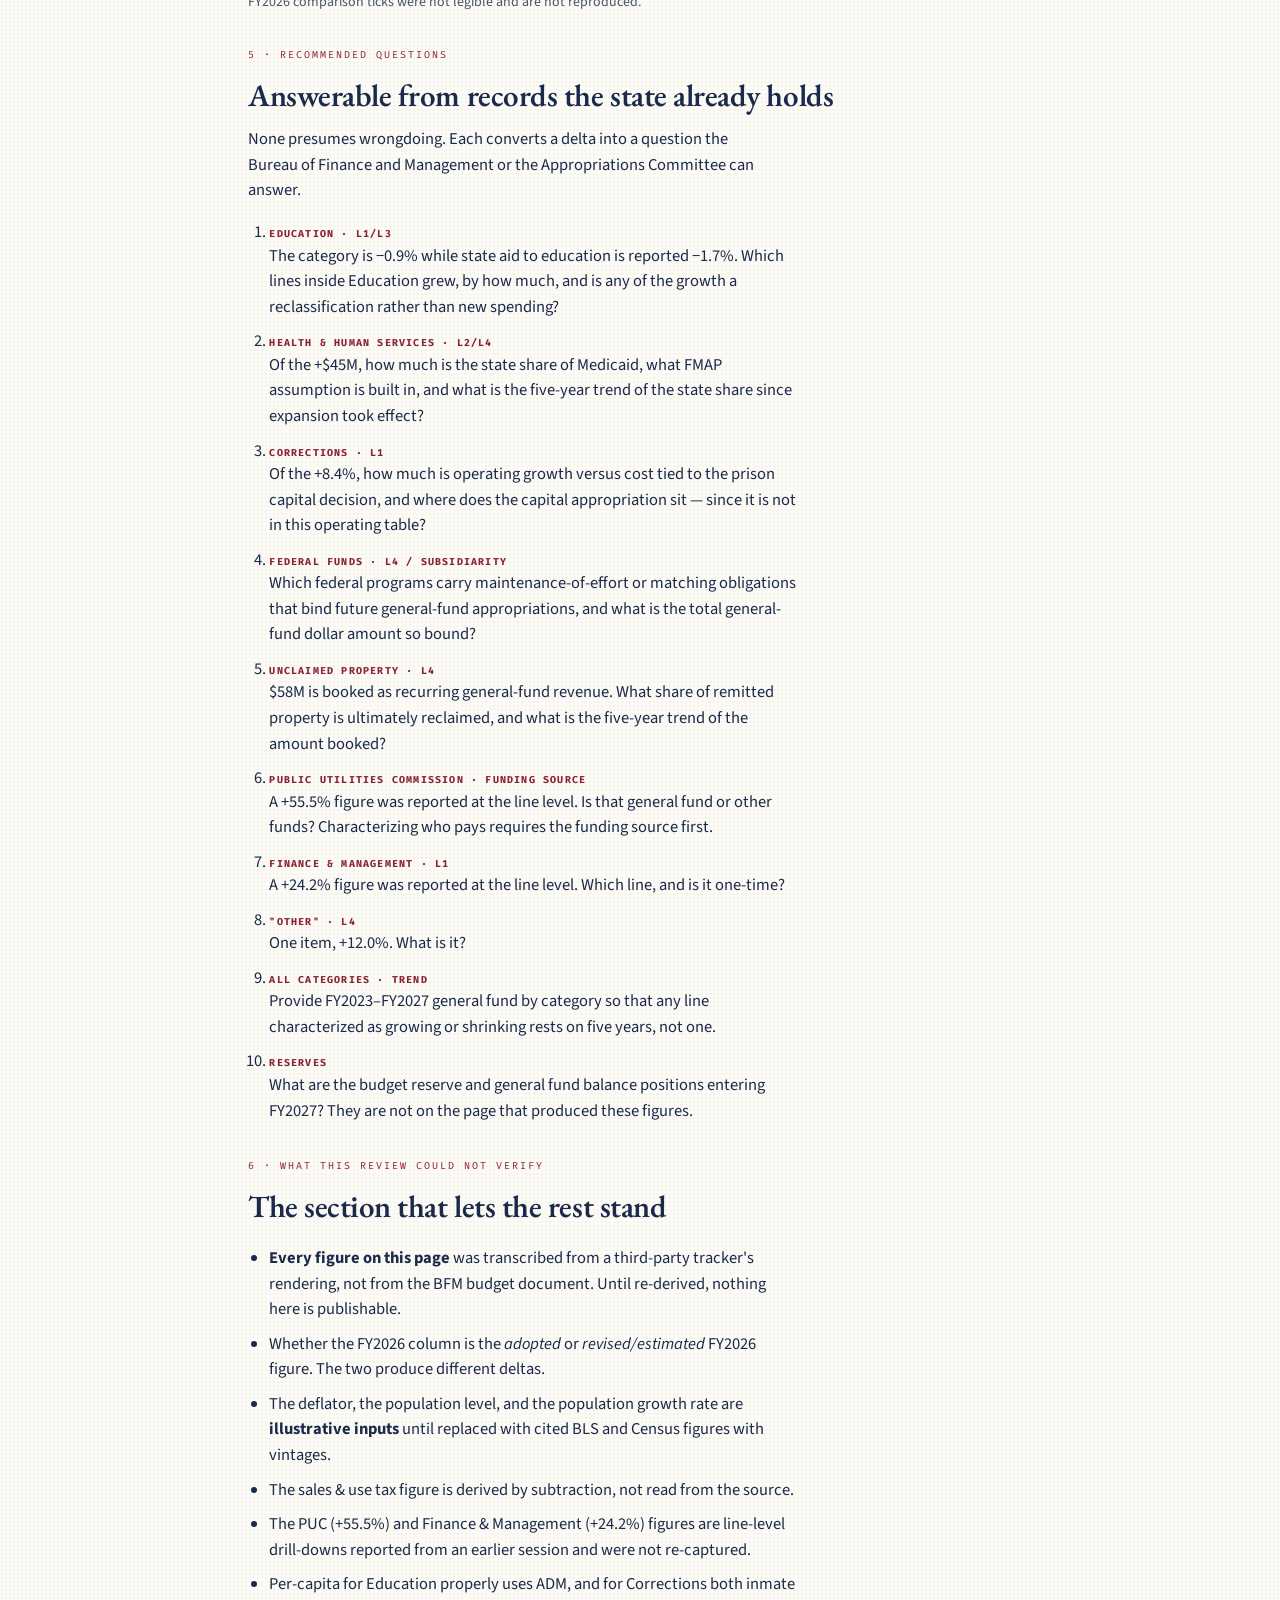
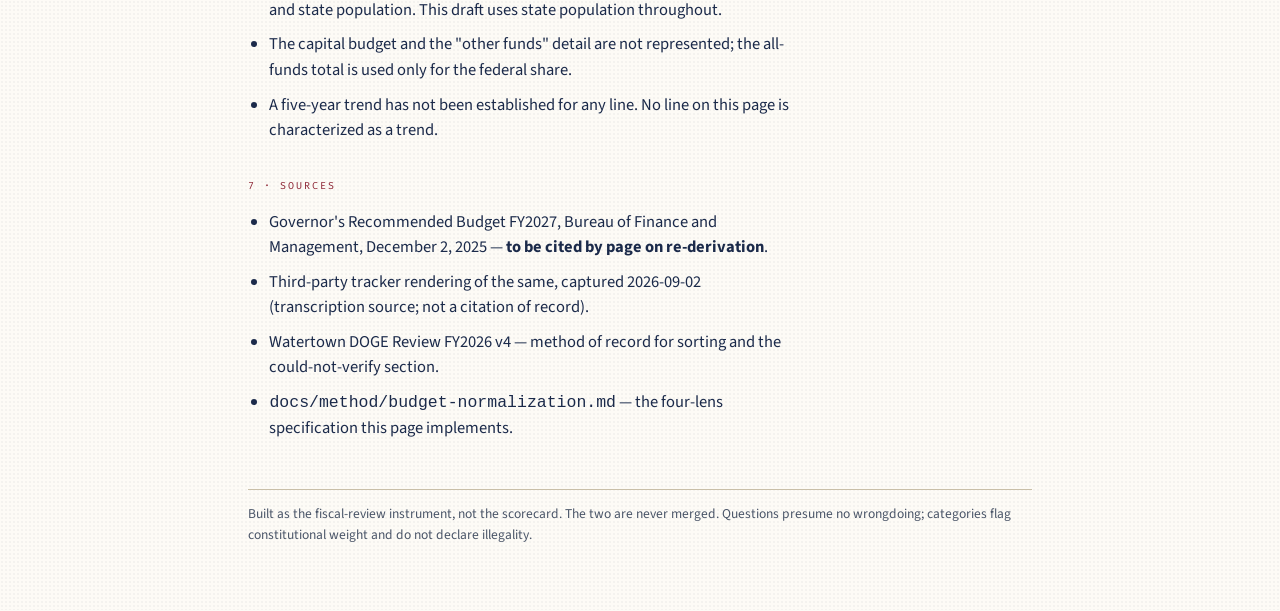
<file: site/budget/fy2027-four-lenses.html>
<!doctype html><html lang="en"><head><meta charset="utf-8"><meta name="viewport" content="width=device-width,initial-scale=1">
<title>Four Lenses on FY2027</title>
<link rel="preconnect" href="https://fonts.googleapis.com">
<link href="https://fonts.googleapis.com/css2?family=EB+Garamond:ital,wght@0,400;0,500;0,600;0,700;0,800;1,400;1,500;1,600&family=Source+Sans+3:wght@400;500;600;700&family=Fira+Code:wght@400;500;600&display=swap" rel="stylesheet">
<style>
:root{
  --paper:#FDFBF6; --parch:#FBF4E7; --ink:#1B2A4A; --ink-deep:#0F1A33; --crimson:#8B2232;
  --gold:#C9A84C; --amber:#D4760A; --green:#1A6A5A; --tan:#C9BFA8; --slate:#4A5568;
  --bg:var(--paper); --bg2:var(--parch); --fg:var(--ink); --fg2:var(--slate); --line:var(--tan);
  --accent:var(--crimson); --bar:#1B2A4A; --bar2:#6B7A99; --panel:var(--ink-deep); --panel-fg:#FDFBF6; --panel-accent:var(--gold);
  --l4-gov:#1A6A5A; --l4-gray:#D4760A; --l4-fraught:#8B2232; --l4-open:#4A5568;
  --grain:rgba(27,42,74,0.04);
}
@media (prefers-color-scheme: dark){ :root:not([data-theme="light"]){
  --bg:#0F1A33; --bg2:#152442; --fg:#F2ECDF; --fg2:#B9B3A6; --line:#3A4A6E; --accent:#E0B45C;
  --bar:#C9A84C; --bar2:#7D8BAA; --panel:#FBF4E7; --panel-fg:#1B2A4A; --panel-accent:#8B2232;
  --l4-gov:#4FB39E; --l4-gray:#E8A24A; --l4-fraught:#E07A8A; --l4-open:#B9B3A6; --grain:rgba(253,251,246,0.035);
}}
:root[data-theme="dark"]{
  --bg:#0F1A33; --bg2:#152442; --fg:#F2ECDF; --fg2:#B9B3A6; --line:#3A4A6E; --accent:#E0B45C;
  --bar:#C9A84C; --bar2:#7D8BAA; --panel:#FBF4E7; --panel-fg:#1B2A4A; --panel-accent:#8B2232;
  --l4-gov:#4FB39E; --l4-gray:#E8A24A; --l4-fraught:#E07A8A; --l4-open:#B9B3A6; --grain:rgba(253,251,246,0.035);
}
*{box-sizing:border-box}
body{margin:0;background:var(--bg);color:var(--fg);font-family:"Source Sans 3",system-ui,sans-serif;font-size:16px;line-height:1.5;
  background-image:radial-gradient(var(--grain) 1px,transparent 1px);background-size:4px 4px}
.wrap{max-width:860px;margin:0 auto;padding:20px 18px 64px}
h1,h2,h3{font-family:"EB Garamond",Georgia,serif;letter-spacing:-0.015em;text-wrap:balance;margin:0}
h1{font-size:clamp(34px,7vw,52px);font-weight:700;line-height:1.02}
h1 em{font-style:italic;color:var(--accent);font-weight:600}
h2{font-size:clamp(24px,4.5vw,32px);font-weight:600;margin:0 0 6px}
h3{font-size:20px;font-weight:600}
p{margin:0 0 12px;max-width:66ch}
.eyebrow{font-family:"Fira Code",monospace;font-size:10px;letter-spacing:.2em;text-transform:uppercase;color:var(--accent);margin-bottom:8px}
.stamp{display:inline-block;font-family:"Fira Code",monospace;font-size:9px;letter-spacing:.18em;text-transform:uppercase;border:1px solid var(--accent);color:var(--accent);padding:3px 7px;line-height:1.2;vertical-align:middle}
.stamp.muted{border-color:var(--fg2);color:var(--fg2)}
.mast{border-bottom:2px solid var(--accent);padding-bottom:18px;margin-bottom:22px}
.mast .row{display:flex;justify-content:space-between;align-items:baseline;gap:12px;flex-wrap:wrap;margin-bottom:14px}
.mast .row .mono{font-family:"Fira Code",monospace;font-size:10px;letter-spacing:.14em;text-transform:uppercase;color:var(--fg2)}
.sub{font-size:18px;color:var(--fg2);font-family:"EB Garamond",serif;font-style:italic;margin-top:8px}
section{margin:34px 0}
.rule{border:0;border-top:1px solid var(--line);margin:0 0 18px}
.disc{background:var(--bg2);border-left:4px solid var(--accent);padding:12px 14px;margin:14px 0;font-size:15px}
.disc strong{color:var(--accent)}
/* tiles */
.tiles{display:grid;grid-template-columns:repeat(auto-fit,minmax(150px,1fr));gap:10px;margin:14px 0}
.tile{border:1px solid var(--line);padding:12px 12px 10px;background:var(--bg)}
.tile .k{font-family:"Fira Code",monospace;font-size:9px;letter-spacing:.18em;text-transform:uppercase;color:var(--fg2)}
.tile .v{font-family:"EB Garamond",serif;font-size:30px;font-weight:700;line-height:1.1;margin:4px 0 2px;font-variant-numeric:tabular-nums}
.tile .s{font-size:13px;color:var(--fg2)}
.tile.feat{background:var(--panel);color:var(--panel-fg);border-color:var(--panel);box-shadow:0 3px 0 var(--crimson)}
.tile.feat .k,.tile.feat .s{color:var(--panel-fg);opacity:.8}
.tile.feat .v{color:var(--panel-accent)}
/* composition bar */
.comp{display:flex;height:26px;gap:2px;margin:10px 0 6px;background:var(--bg)}
.comp div{background:var(--bar);min-width:2px}
.comp div:nth-child(even){background:var(--bar2)}
.complbl{display:flex;justify-content:space-between;font-family:"Fira Code",monospace;font-size:10px;color:var(--fg2);letter-spacing:.06em}
/* lens tabs */
.tabs{display:flex;gap:0;border:1px solid var(--line);margin:14px 0 10px;overflow-x:auto}
.tabs button{flex:1 0 auto;background:transparent;border:0;border-right:1px solid var(--line);padding:10px 12px;font-family:"Fira Code",monospace;font-size:10px;letter-spacing:.14em;text-transform:uppercase;color:var(--fg2);cursor:pointer;white-space:nowrap}
.tabs button:last-child{border-right:0}
.tabs button[aria-selected="true"]{background:var(--panel);color:var(--panel-fg)}
.tabs button:focus-visible{outline:2px solid var(--accent);outline-offset:-2px}
.lensnote{font-size:14px;color:var(--fg2);margin-bottom:10px;min-height:2.6em}
/* inputs */
.inputs{display:grid;grid-template-columns:repeat(auto-fit,minmax(200px,1fr));gap:10px;background:var(--bg2);padding:12px;border:1px solid var(--line);margin:10px 0 16px}
.inputs label{display:block;font-family:"Fira Code",monospace;font-size:9px;letter-spacing:.16em;text-transform:uppercase;color:var(--fg2);margin-bottom:4px}
.inputs input{width:100%;font:15px "Fira Code",monospace;padding:7px 8px;border:1px solid var(--line);background:var(--bg);color:var(--fg);font-variant-numeric:tabular-nums}
.inputs input:focus-visible{outline:2px solid var(--accent)}
.inputs .src{font-size:12px;color:var(--fg2);margin-top:4px}
.inputs .ill{color:var(--amber);font-family:"Fira Code",monospace;font-size:9px;letter-spacing:.14em;text-transform:uppercase}
/* table */
.tblwrap{overflow-x:auto;border-top:2px solid var(--fg)}
table{width:100%;border-collapse:collapse;font-variant-numeric:tabular-nums;min-width:560px}
th{font-family:"Fira Code",monospace;font-size:9px;letter-spacing:.14em;text-transform:uppercase;color:var(--fg2);text-align:left;padding:10px 8px 8px;border-bottom:1px solid var(--line);font-weight:500;white-space:nowrap}
td{padding:10px 8px;border-bottom:1px solid var(--line);vertical-align:top;font-size:15px}
td.num,th.num{text-align:right;font-family:"Fira Code",monospace;font-size:13.5px}
td.name{font-weight:600}
td.name small{display:block;font-weight:400;color:var(--fg2);font-size:12.5px}
tr.total td{font-weight:700;border-top:2px solid var(--fg);border-bottom:0;background:var(--bg2)}
.barcell{position:relative;min-width:120px}
.barcell .b{height:10px;background:var(--bar);border-radius:0 3px 3px 0}
.barcell .t{font-family:"Fira Code",monospace;font-size:11px;color:var(--fg2);margin-top:3px}
.sign{display:inline-block;width:1.1em;text-align:center;color:var(--fg2)}
/* L4 chips */
.l4{display:inline-flex;align-items:center;gap:6px;font-family:"Fira Code",monospace;font-size:10px;letter-spacing:.1em;text-transform:uppercase;white-space:nowrap}
.l4 i{width:9px;height:9px;display:inline-block;border-radius:1px}
.l4.gov i{background:var(--l4-gov)} .l4.gray i{background:var(--l4-gray)} .l4.fraught i{background:var(--l4-fraught)} .l4.open i{background:var(--l4-open);border-radius:50%}
.l4.gov{color:var(--l4-gov)} .l4.gray{color:var(--l4-gray)} .l4.fraught{color:var(--l4-fraught)} .l4.open{color:var(--l4-open)}
.l4note{font-size:13px;color:var(--fg2);display:block;margin-top:3px;white-space:normal;font-family:"Source Sans 3",sans-serif;letter-spacing:0;text-transform:none}
.legend{display:flex;flex-wrap:wrap;gap:14px;margin:10px 0;font-size:13px}
/* lists */
ol.q{padding-left:1.4em}ol.q li{margin:0 0 10px;max-width:66ch}
ol.q li b{font-family:"Fira Code",monospace;font-size:10px;letter-spacing:.12em;text-transform:uppercase;color:var(--accent);display:block;margin-bottom:2px}
ul.cnv{padding-left:1.2em}ul.cnv li{margin:0 0 8px;max-width:66ch}
.lenses{display:grid;grid-template-columns:repeat(auto-fit,minmax(190px,1fr));gap:12px;margin:14px 0}
.lens{border-top:4px solid var(--bar);padding:10px 0 0}
.lens:nth-child(4){border-top-color:var(--accent)}
.lens b{font-family:"Fira Code",monospace;font-size:10px;letter-spacing:.16em;text-transform:uppercase;display:block;margin-bottom:4px;color:var(--fg2)}
.lens h3{font-size:18px;margin-bottom:4px}
.lens p{font-size:14px;color:var(--fg2);margin:0}
.lens code{font-family:"Fira Code",monospace;font-size:12px;color:var(--fg)}
.rev{display:grid;grid-template-columns:auto 1fr auto auto;gap:8px 12px;align-items:center;font-variant-numeric:tabular-nums;margin-top:10px}
.rev .n{font-size:15px}.rev .n small{display:block;color:var(--fg2);font-size:12px}
.rev .bb{height:10px;background:var(--bar);border-radius:0 3px 3px 0}
.rev .v{font-family:"Fira Code",monospace;font-size:13px;text-align:right}
.mech{font-size:14px;color:var(--fg2);border:1px dashed var(--line);padding:10px 12px;margin-top:12px}
.mech code{font-family:"Fira Code",monospace;font-size:12px;color:var(--fg)}
footer{margin-top:44px;padding-top:14px;border-top:1px solid var(--line);font-size:13px;color:var(--fg2)}
@media (max-width:520px){.rev{grid-template-columns:1fr auto;grid-auto-flow:row}.rev .bb{grid-column:1/-1;margin-bottom:6px}}
.l4list{border-top:2px solid var(--fg)}
.l4row{display:grid;grid-template-columns:1fr auto;gap:4px 12px;padding:12px 0;border-bottom:1px solid var(--line)}
.l4row .nm{font-weight:600;font-size:16px}.l4row .nm small{display:block;font-weight:400;color:var(--fg2);font-size:12.5px}
.l4row .amt{font-family:"Fira Code",monospace;font-size:13.5px;text-align:right;font-variant-numeric:tabular-nums}
.l4row .amt small{display:block;color:var(--fg2);font-size:11px}
.l4row .chip{grid-column:1/-1;margin-top:2px}
.l4row .l4note{grid-column:1/-1}
@media (max-width:640px){table{min-width:0}th.hide-sm,td.hide-sm{display:none}td,th{padding:9px 5px}td.num,th.num{font-size:12.5px}td.name{font-size:14px}}
@media (prefers-reduced-motion:no-preference){.barcell .b,.comp div,.rev .bb{transition:width .35s ease}}
</style>
<link rel="stylesheet" href="../assets/site.css"></head><body><div class="wrap" style="padding-top:0">
<nav class="nav" aria-label="Site"><a class="brand" href="../index.html">SD <span>DOGE</span></a><ul>
<li><a class="l" href="../methodology.html">Methodology</a></li>
<li><a class="l" href="../artifacts.html">Artifacts</a></li>
<li><a class="l" href="../sources.html">Sources</a></li></ul></nav>


<header class="mast">
  <div class="row"><span class="mono">SD DOGE · The Correspondence · Fiscal Instrument</span><span class="mono">Draft · Sept 2026</span></div>
  <div class="eyebrow">FY2027 Governor's Recommended Budget · General Fund</div>
  <h1>Four Lenses on <em>FY2027</em></h1>
  <div class="sub">A delta is a subtraction, not an analysis. Every line gets read four ways before anything is said about it.</div>
</header>

<div class="disc"><strong>Scope and standing.</strong> General-fund expenditures as proposed December 2, 2025. <strong>No individual official is scored in this document</strong> — by design. Figures below were <strong>transcribed from a secondary source</strong> (a third-party tracker) on 2026-09-02 and carry the <span class="stamp">Reported</span> tier until re-derived from the Bureau of Finance and Management's published budget. Nothing here is publishable until that happens.</div>

<section>
  <div class="eyebrow">1 · The honest baseline</div>
  <h2>Context before critique</h2>
  <p>A conventionally managed budget stays described as one. The general fund is up 2.1% nominal, which is a modest number. The figure the delta view does not put in front of you is the one that frames every proper-object question in this state:</p>
  <div class="tiles">
    <div class="tile feat"><div class="k">Federal funds</div><div class="v">42.2%</div><div class="s">of all funds · $3.15B</div></div>
    <div class="tile"><div class="k">General fund</div><div class="v">$2.52B</div><div class="s">+$52M · +2.1% vs FY2026</div></div>
    <div class="tile"><div class="k">All funds</div><div class="v">$7.46B</div><div class="s">general + federal + other</div></div>
    <div class="tile"><div class="k">Other funds</div><div class="v">$1.79B</div><div class="s">derived: all − general − federal</div></div>
  </div>
  <div class="eyebrow" style="margin-top:16px">General fund composition · one scale</div>
  <div class="comp" id="comp" aria-hidden="true"></div>
  <div class="complbl"><span>Education 43.8%</span><span>HHS 41.2%</span><span>everything else 15.0%</span></div>
  <p style="margin-top:10px">Two categories are 85% of the general fund. Everything below Corrections rounds to nothing. Any review that spends its attention on the small categories is doing theater; the proper-object question lives in the 85%.</p>
</section>

<section>
  <div class="eyebrow">2 · How this document sorts</div>
  <h2>The four lenses</h2>
  <div class="lenses">
    <div class="lens"><b>L1</b><h3>Nominal</h3><p>Straight year-over-year from the budget document. Published because omitting it looks evasive. <code>Δ = (FY27 − FY26) / FY26</code></p></div>
    <div class="lens"><b>L2</b><h3>Real</h3><p>Both years in constant dollars. One index for the whole document, named with its vintage. <code>Δr = (1+Δ)/(1+π) − 1</code></p></div>
    <div class="lens"><b>L3</b><h3>Per capita</h3><p>Divided by the served population where it differs from the state's. This draft uses state population for all lines and says so. <code>PC = FY27 / pop</code></p></div>
    <div class="lens"><b>L4</b><h3>Proper object</h3><p>Is this an object of <em>this</em> government at <em>this</em> level? Three categories. They flag constitutional weight; <strong>they do not declare illegality.</strong></p></div>
  </div>
  <div class="legend">
    <span class="l4 gov"><i></i>Clearly governmental</span>
    <span class="l4 gray"><i></i>Gray zone</span>
    <span class="l4 fraught"><i></i>Constitutionally fraught</span>
    <span class="l4 open"><i></i>Requires line review</span>
  </div>
  <p style="font-size:14px;color:var(--fg2)">Authorship disclosed: L4 is applied from a classical-liberal and Protestant reading of the founding record, with declared benchmark frames. It is not neutral civic education and does not pretend to be.</p>
</section>

<section>
  <div class="eyebrow">3 · Spending by category</div>
  <h2>Nine categories, read four ways</h2>
  <div class="inputs">
    <div><label for="cpi">L2 deflator · annual %</label><input id="cpi" type="number" step="0.1" value="2.5"><div class="src"><span class="ill" id="cpi-ill">Illustrative</span> — replace with BLS CPI-U, state the vintage</div></div>
    <div><label for="pop">L3 population · persons</label><input id="pop" type="number" step="1000" value="925000"><div class="src"><span class="ill" id="pop-ill">Illustrative</span> — replace with Census Vintage 2024 estimate</div></div>
    <div><label for="popg">L3 population growth · annual %</label><input id="popg" type="number" step="0.1" value="0.8"><div class="src"><span class="ill" id="popg-ill">Illustrative</span> — same source, prior vintage</div></div>
  </div>
  <div class="tabs" role="tablist" aria-label="Lens">
    <button role="tab" aria-selected="true" data-lens="l1">L1 Nominal</button>
    <button role="tab" aria-selected="false" data-lens="l2">L2 Real</button>
    <button role="tab" aria-selected="false" data-lens="l3">L3 Per capita</button>
    <button role="tab" aria-selected="false" data-lens="l4">L4 Proper object</button>
  </div>
  <div class="lensnote" id="lensnote"></div>
  <div class="tblwrap"><table id="tbl"><thead id="thead"></thead><tbody id="tbody"></tbody></table></div>
  <div class="l4list" id="l4list" hidden></div>
  <div class="mech"><strong>Mechanical check.</strong> Sum of the nine displayed category deltas = <code id="dsum"></code>; the stated total delta is <code>+$52.0M</code>. The gap is attributable to display rounding on the secondary source and is itself a reason to re-derive from BFM. Category shares sum to <code>100.0%</code>. Delta color is not used anywhere on this page: an increase is not good and a decrease is not bad until L4 has been applied.</div>
</section>

<section>
  <div class="eyebrow">4 · Where the money comes from</div>
  <h2>General fund revenue, with L4 applied to the source</h2>
  <p>The proper-object question applies to revenue as much as spending. A state can fund a clearly governmental purpose from a source that is itself fraught.</p>
  <div class="rev" id="rev"></div>
  <p style="font-size:14px;color:var(--fg2);margin-top:10px">Sales &amp; use tax was unlabeled on the source page; the figure shown is <em>derived</em> as general-fund expenditures minus the seven labeled sources, on the assumption that recommended revenue equals recommended expenditure. FY2026 comparison ticks were not legible and are not reproduced.</p>
</section>

<section>
  <div class="eyebrow">5 · Recommended questions</div>
  <h2>Answerable from records the state already holds</h2>
  <p>None presumes wrongdoing. Each converts a delta into a question the Bureau of Finance and Management or the Appropriations Committee can answer.</p>
  <ol class="q">
    <li><b>Education · L1/L3</b> The category is −0.9% while state aid to education is reported −1.7%. Which lines inside Education grew, by how much, and is any of the growth a reclassification rather than new spending?</li>
    <li><b>Health &amp; Human Services · L2/L4</b> Of the +$45M, how much is the state share of Medicaid, what FMAP assumption is built in, and what is the five-year trend of the state share since expansion took effect?</li>
    <li><b>Corrections · L1</b> Of the +8.4%, how much is operating growth versus cost tied to the prison capital decision, and where does the capital appropriation sit — since it is not in this operating table?</li>
    <li><b>Federal funds · L4 / subsidiarity</b> Which federal programs carry maintenance-of-effort or matching obligations that bind future general-fund appropriations, and what is the total general-fund dollar amount so bound?</li>
    <li><b>Unclaimed property · L4</b> $58M is booked as recurring general-fund revenue. What share of remitted property is ultimately reclaimed, and what is the five-year trend of the amount booked?</li>
    <li><b>Public Utilities Commission · funding source</b> A +55.5% figure was reported at the line level. Is that general fund or other funds? Characterizing who pays requires the funding source first.</li>
    <li><b>Finance &amp; Management · L1</b> A +24.2% figure was reported at the line level. Which line, and is it one-time?</li>
    <li><b>"Other" · L4</b> One item, +12.0%. What is it?</li>
    <li><b>All categories · trend</b> Provide FY2023–FY2027 general fund by category so that any line characterized as growing or shrinking rests on five years, not one.</li>
    <li><b>Reserves</b> What are the budget reserve and general fund balance positions entering FY2027? They are not on the page that produced these figures.</li>
  </ol>
</section>

<section>
  <div class="eyebrow">6 · What this review could not verify</div>
  <h2>The section that lets the rest stand</h2>
  <ul class="cnv">
    <li><strong>Every figure on this page</strong> was transcribed from a third-party tracker's rendering, not from the BFM budget document. Until re-derived, nothing here is publishable.</li>
    <li>Whether the FY2026 column is the <em>adopted</em> or <em>revised/estimated</em> FY2026 figure. The two produce different deltas.</li>
    <li>The deflator, the population level, and the population growth rate are <strong>illustrative inputs</strong> until replaced with cited BLS and Census figures with vintages.</li>
    <li>The sales &amp; use tax figure is derived by subtraction, not read from the source.</li>
    <li>The PUC (+55.5%) and Finance &amp; Management (+24.2%) figures are line-level drill-downs reported from an earlier session and were not re-captured.</li>
    <li>Per-capita for Education properly uses ADM, and for Corrections both inmate and state population. This draft uses state population throughout.</li>
    <li>The capital budget and the "other funds" detail are not represented; the all-funds total is used only for the federal share.</li>
    <li>A five-year trend has not been established for any line. No line on this page is characterized as a trend.</li>
  </ul>
</section>

<section>
  <div class="eyebrow">7 · Sources</div>
  <ul class="cnv">
    <li>Governor's Recommended Budget FY2027, Bureau of Finance and Management, December 2, 2025 — <strong>to be cited by page on re-derivation</strong>.</li>
    <li>Third-party tracker rendering of the same, captured 2026-09-02 (transcription source; not a citation of record).</li>
    <li>Watertown DOGE Review FY2026 v4 — method of record for sorting and the could-not-verify section.</li>
    <li><code>docs/method/budget-normalization.md</code> — the four-lens specification this page implements.</li>
  </ul>
</section>

<footer>Built as the fiscal-review instrument, not the scorecard. The two are never merged. Questions presume no wrongdoing; categories flag constitutional weight and do not declare illegality.</footer>
</div>

<script>
// ---- data: $M, as displayed on the secondary source 2026-09-02 (Reported tier) ----
const CATS=[
 {n:'Education',items:4,fy27:1100,fy26:1110,d:-10.0,share:43.8,l4:'gov',note:'A state duty by the state’s own charter (SD Const. Art. VIII). The proper-object question is F4/subsidiarity: how much of the state-aid formula centralizes decisions the 1880s settlement left local.'},
 {n:'Health & Human Services',items:3,fy27:1040,fy26:994,d:45.0,share:41.2,l4:'gray',note:'Medicaid expansion is constitutionalized in SD (2022). Lawful and mandated; under F1/F5 a federal-matched entitlement is the largest single subsidiarity question in the budget.'},
 {n:'Corrections',items:1,fy27:171,fy26:158,d:13.0,share:6.8,l4:'gov',note:'Core function. The question is not whether, but how much of the increase is operating versus capital-driven.'},
 {n:'Judiciary & Elected Officials',items:7,fy27:95,fy26:95,d:0.494,share:3.8,l4:'gov',note:'Core function.'},
 {n:'General Government',items:11,fy27:58,fy26:57,d:1.0,share:2.3,l4:'open',note:'Eleven items behind one number. L4 cannot be applied to a category; it is applied to lines.'},
 {n:'Agriculture & Natural Resources',items:2,fy27:22,fy26:23,d:-0.275,share:0.9,l4:'gray',note:'Mixed: regulatory and stewardship functions alongside promotion and subsidy. Split at the line.'},
 {n:'Legislature',items:1,fy27:16,fy26:16,d:0,share:0.6,l4:'gov',note:'Core function.'},
 {n:'Public Safety',items:1,fy27:9,fy26:8,d:0.592,share:0.3,l4:'gov',note:'Core function.'},
 {n:'Other',items:1,fy27:8,fy26:7,d:0.838,share:0.3,l4:'open',note:'One item, unnamed on the source. Requires the line.'},
];
const TOTAL={fy27:2520,fy26:2470,d:52.0};
const REV=[
 {n:'Sales & use tax',v:1555,derived:true,l4:'gov',note:'Derived by subtraction'},
 {n:'Other',v:268,l4:'open',note:'Unspecified on source'},
 {n:'Contractor’s excise tax',v:226,l4:'gov'},
 {n:'Lottery',v:185,l4:'fraught',note:'State-run gambling as recurring revenue. Lawful (Art. III §25); fraught under the benchmark.'},
 {n:'Insurance company tax',v:159,l4:'gov'},
 {n:'Unclaimed property receipts',v:58,l4:'fraught',note:'Other people’s property booked as state revenue. See question 5.'},
 {n:'Tobacco taxes',v:39,l4:'gray',note:'Excise on a disfavored good; revenue depends on the behavior it taxes.'},
 {n:'Bank franchise tax',v:30,l4:'gov'},
];
const L4L={gov:'Clearly governmental',gray:'Gray zone',fraught:'Constitutionally fraught',open:'Requires line review'};
const NOTES={
 l1:'Straight from the document. The number the competitor publishes. Sign shown as a glyph, never as a color.',
 l2:'Deflated by the L2 input. At the illustrative 2.5%, the general fund is roughly flat in real terms; at 3.0% it is down. The deflator decides the story, which is why it must be cited.',
 l3:'Dollars per resident, and the real per-capita change using both L2 and L3 inputs. State population for every line in this draft — see “could not verify.”',
 l4:'The question the delta view cannot ask. Categories are applied to lines, not totals; where a category hides many lines it is marked for line review rather than guessed.'
};
const fmtM=v=>Math.abs(v)>=1000?('$'+(v/1000).toFixed(2)+'B'):Math.abs(v)>=1?('$'+v.toFixed(v%1?1:0)+'M'):('$'+Math.round(v*1000)+'K');
const sgn=v=>v>0?'<span class="sign">+</span>':v<0?'<span class="sign">−</span>':'<span class="sign">·</span>';
const pct=v=>(v>0?'+':v<0?'−':'')+Math.abs(v).toFixed(1)+'%';
const $=id=>document.getElementById(id);
let lens='l1';
function inputs(){return{cpi:+$('cpi').value/100,pop:+$('pop').value,popg:+$('popg').value/100}}
function nomPct(c){return c.fy26?100*c.d/c.fy26:0}
function render(){
  const {cpi,pop,popg}=inputs();
  $('lensnote').textContent=NOTES[lens];
  const maxV=Math.max(...CATS.map(c=>c.fy27));
  let head='',rows='';
  const bar=c=>`<td class="barcell hide-sm"><div class="b" style="width:${(100*c.fy27/maxV).toFixed(1)}%"></div><div class="t">${c.share.toFixed(1)}% of GF</div></td>`;
  const name=c=>`<td class="name">${c.n}<small>${c.items} line item${c.items>1?'s':''}</small></td>`;
  if(lens==='l1'){
    head='<tr><th>Category</th><th class="hide-sm">Share</th><th class="num">FY2027</th><th class="num">FY2026</th><th class="num">Δ $</th><th class="num">Δ %</th></tr>';
    for(const c of CATS)rows+=`<tr>${name(c)}${bar(c)}<td class="num">${fmtM(c.fy27)}</td><td class="num">${fmtM(c.fy26)}</td><td class="num">${sgn(c.d)}${fmtM(Math.abs(c.d))}</td><td class="num">${pct(nomPct(c))}</td></tr>`;
    rows+=`<tr class="total"><td class="name">Total</td><td class="hide-sm"></td><td class="num">${fmtM(TOTAL.fy27)}</td><td class="num">${fmtM(TOTAL.fy26)}</td><td class="num">${sgn(TOTAL.d)}${fmtM(TOTAL.d)}</td><td class="num">${pct(100*TOTAL.d/TOTAL.fy26)}</td></tr>`;
  }else if(lens==='l2'){
    head='<tr><th>Category</th><th class="hide-sm">Share</th><th class="num">FY2027</th><th class="num">Δ nominal</th><th class="num">Δ real</th><th class="num hide-sm">FY2026 in FY27 $</th></tr>';
    for(const c of CATS){const n=nomPct(c)/100,r=(1+n)/(1+cpi)-1;rows+=`<tr>${name(c)}${bar(c)}<td class="num">${fmtM(c.fy27)}</td><td class="num">${pct(n*100)}</td><td class="num"><strong>${pct(r*100)}</strong></td><td class="num hide-sm">${fmtM(c.fy26*(1+cpi))}</td></tr>`}
    const n=TOTAL.d/TOTAL.fy26,r=(1+n)/(1+cpi)-1;
    rows+=`<tr class="total"><td class="name">Total</td><td class="hide-sm"></td><td class="num">${fmtM(TOTAL.fy27)}</td><td class="num">${pct(n*100)}</td><td class="num">${pct(r*100)}</td><td class="num hide-sm">${fmtM(TOTAL.fy26*(1+cpi))}</td></tr>`;
  }else if(lens==='l3'){
    head='<tr><th>Category</th><th class="hide-sm">Share</th><th class="num">FY2027 / resident</th><th class="num">FY2026 / resident</th><th class="num">Δ per capita, real</th></tr>';
    const pop26=pop/(1+popg);
    for(const c of CATS){const n=nomPct(c)/100,r=(1+n)/((1+cpi)*(1+popg))-1;rows+=`<tr>${name(c)}${bar(c)}<td class="num">$${(c.fy27*1e6/pop).toLocaleString(undefined,{maximumFractionDigits:0})}</td><td class="num">$${(c.fy26*1e6/pop26).toLocaleString(undefined,{maximumFractionDigits:0})}</td><td class="num"><strong>${pct(r*100)}</strong></td></tr>`}
    const n=TOTAL.d/TOTAL.fy26,r=(1+n)/((1+cpi)*(1+popg))-1;
    rows+=`<tr class="total"><td class="name">Total</td><td class="hide-sm"></td><td class="num">$${(TOTAL.fy27*1e6/pop).toLocaleString(undefined,{maximumFractionDigits:0})}</td><td class="num">$${(TOTAL.fy26*1e6/pop26).toLocaleString(undefined,{maximumFractionDigits:0})}</td><td class="num">${pct(r*100)}</td></tr>`;
  }
  const isL4=lens==='l4';
  $('tbl').hidden=isL4; $('l4list').hidden=!isL4;
  if(isL4){$('l4list').innerHTML=CATS.map(c=>`<div class="l4row"><div class="nm">${c.n}<small>${c.items} line item${c.items>1?'s':''}</small></div><div class="amt">${fmtM(c.fy27)}<small>${c.share.toFixed(1)}% of GF</small></div><span class="l4 ${c.l4} chip"><i></i>${L4L[c.l4]}</span><span class="l4note">${c.note}</span></div>`).join('')}
  else{$('thead').innerHTML=head;$('tbody').innerHTML=rows;}
  // illustrative stamps
  for(const [id,def] of [['cpi','2.5'],['pop','925000'],['popg','0.8']]){$(id+'-ill').textContent=$(id).value===def?'Illustrative':'Operator value'}
}
// composition bar
$('comp').innerHTML=CATS.map(c=>`<div style="width:${c.share}%" title="${c.n} ${c.share}%"></div>`).join('');
// revenue
(()=>{const max=Math.max(...REV.map(r=>r.v));$('rev').innerHTML=REV.map(r=>`<div class="n">${r.n}${r.note?`<small>${r.note}</small>`:''}</div><div class="bb" style="width:${(100*r.v/max).toFixed(1)}%"></div><div class="v">${fmtM(r.v)}${r.derived?'<span class="stamp muted" style="margin-left:6px">derived</span>':''}</div><span class="l4 ${r.l4}"><i></i>${L4L[r.l4]}</span>`).join('')})();
// delta sum check
$('dsum').textContent=(()=>{const s=CATS.reduce((a,c)=>a+c.d,0);return (s>=0?'+':'−')+'$'+Math.abs(s).toFixed(1)+'M'})();
document.querySelectorAll('.tabs button').forEach(b=>b.addEventListener('click',()=>{document.querySelectorAll('.tabs button').forEach(x=>x.setAttribute('aria-selected','false'));b.setAttribute('aria-selected','true');lens=b.dataset.lens;render()}));
['cpi','pop','popg'].forEach(id=>$(id).addEventListener('input',render));
render();
</script>
</body></html>
</file>
<file: site/assets/site.css>
:root{
  --paper:#FDFBF6;--parch:#FBF4E7;--ink:#1B2A4A;--ink-deep:#0F1A33;--crimson:#8B2232;--gold:#C9A84C;--amber:#D4760A;--green:#1A6A5A;--tan:#C9BFA8;--slate:#4A5568;
  --bg:var(--paper);--bg2:var(--parch);--fg:var(--ink);--fg2:var(--slate);--line:var(--tan);--accent:var(--crimson);--bar:#1B2A4A;--bar2:#6B7A99;
  --panel:var(--ink-deep);--panel-fg:#FDFBF6;--panel-accent:var(--gold);
  --l4-gov:#1A6A5A;--l4-gray:#D4760A;--l4-fraught:#8B2232;--l4-open:#4A5568;--grain:rgba(27,42,74,0.04);
}
@media (prefers-color-scheme:dark){:root:not([data-theme="light"]){--bg:#0F1A33;--bg2:#152442;--fg:#F2ECDF;--fg2:#B9B3A6;--line:#3A4A6E;--accent:#E0B45C;--bar:#C9A84C;--bar2:#7D8BAA;--panel:#FBF4E7;--panel-fg:#1B2A4A;--panel-accent:#8B2232;--l4-gov:#4FB39E;--l4-gray:#E8A24A;--l4-fraught:#E07A8A;--l4-open:#B9B3A6;--grain:rgba(253,251,246,0.035)}}
:root[data-theme="dark"]{--bg:#0F1A33;--bg2:#152442;--fg:#F2ECDF;--fg2:#B9B3A6;--line:#3A4A6E;--accent:#E0B45C;--bar:#C9A84C;--bar2:#7D8BAA;--panel:#FBF4E7;--panel-fg:#1B2A4A;--panel-accent:#8B2232;--l4-gov:#4FB39E;--l4-gray:#E8A24A;--l4-fraught:#E07A8A;--l4-open:#B9B3A6;--grain:rgba(253,251,246,0.035)}
*{box-sizing:border-box}
html{color-scheme:light dark}
body{margin:0;background:var(--bg);color:var(--fg);font-family:"Source Sans 3",system-ui,sans-serif;font-size:16.5px;line-height:1.55;background-image:radial-gradient(var(--grain) 1px,transparent 1px);background-size:4px 4px}
a{color:var(--accent);text-decoration-thickness:1px;text-underline-offset:3px}
a:focus-visible,button:focus-visible{outline:2px solid var(--accent);outline-offset:2px}
.wrap{max-width:820px;margin:0 auto;padding:0 18px 64px}
h1,h2,h3{font-family:"EB Garamond",Georgia,serif;letter-spacing:-0.015em;text-wrap:balance;margin:0}
h1{font-size:clamp(34px,7vw,50px);font-weight:700;line-height:1.04}
h1 em,h2 em{font-style:italic;color:var(--accent);font-weight:600}
h2{font-size:clamp(24px,4.5vw,31px);font-weight:600;margin:0 0 8px}
h3{font-size:20px;font-weight:600;margin:18px 0 4px}
p,li{max-width:66ch}
p{margin:0 0 12px}
.eyebrow{font-family:"Fira Code",monospace;font-size:10px;letter-spacing:.2em;text-transform:uppercase;color:var(--accent);margin-bottom:8px}
.stamp{display:inline-block;font-family:"Fira Code",monospace;font-size:9px;letter-spacing:.18em;text-transform:uppercase;border:1px solid var(--accent);color:var(--accent);padding:3px 7px;line-height:1.2;vertical-align:middle;white-space:nowrap}
.stamp.muted{border-color:var(--fg2);color:var(--fg2)}
.stamp.gold{border-color:var(--amber);color:var(--amber)}
/* nav */
.nav{display:flex;justify-content:space-between;align-items:center;gap:12px;padding:14px 0;border-bottom:1px solid var(--line);margin-bottom:26px;flex-wrap:wrap}
.nav .brand{font-family:"EB Garamond",serif;font-weight:700;font-size:20px;color:var(--fg);text-decoration:none;letter-spacing:-0.01em}
.nav .brand span{color:var(--accent);font-style:italic;font-weight:600}
.nav ul{list-style:none;display:flex;gap:16px;margin:0;padding:0;flex-wrap:wrap}
.nav a.l{font-family:"Fira Code",monospace;font-size:10px;letter-spacing:.16em;text-transform:uppercase;color:var(--fg2);text-decoration:none;padding:4px 0;border-bottom:2px solid transparent}
.nav a.l[aria-current="page"]{color:var(--fg);border-bottom-color:var(--accent)}
.sub{font-size:19px;color:var(--fg2);font-family:"EB Garamond",serif;font-style:italic;margin-top:8px}
.mast{border-bottom:2px solid var(--accent);padding-bottom:18px;margin-bottom:24px}
section{margin:34px 0}
.disc{background:var(--bg2);border-left:4px solid var(--accent);padding:12px 14px;margin:14px 0;font-size:15.5px}
.disc strong{color:var(--accent)}
.tblwrap{overflow-x:auto;border-top:2px solid var(--fg);margin:12px 0}
table{width:100%;border-collapse:collapse;font-variant-numeric:tabular-nums}
th{font-family:"Fira Code",monospace;font-size:9px;letter-spacing:.14em;text-transform:uppercase;color:var(--fg2);text-align:left;padding:10px 8px 8px;border-bottom:1px solid var(--line);font-weight:500;white-space:nowrap}
td{padding:10px 8px;border-bottom:1px solid var(--line);vertical-align:top;font-size:15px}
td.k{font-family:"Fira Code",monospace;font-size:13px;white-space:nowrap;font-weight:600}
td.num{font-family:"Fira Code",monospace;font-size:13px;text-align:right;white-space:nowrap}
.cards{display:grid;grid-template-columns:repeat(auto-fit,minmax(230px,1fr));gap:12px;margin:14px 0}
.card{border:1px solid var(--line);padding:14px 14px 12px;background:var(--bg);display:flex;flex-direction:column;gap:6px}
.card .k{font-family:"Fira Code",monospace;font-size:9px;letter-spacing:.18em;text-transform:uppercase;color:var(--fg2)}
.card h3{margin:0;font-size:21px}
.card p{font-size:14.5px;color:var(--fg2);margin:0}
.card a.cta{margin-top:auto;font-family:"Fira Code",monospace;font-size:10px;letter-spacing:.14em;text-transform:uppercase;text-decoration:none;color:var(--accent)}
.card.feat{background:var(--panel);color:var(--panel-fg);border-color:var(--panel);box-shadow:0 3px 0 var(--crimson)}
.card.feat .k,.card.feat p{color:var(--panel-fg);opacity:.85}
.card.feat h3,.card.feat a.cta{color:var(--panel-accent)}
.l4{display:inline-flex;align-items:center;gap:6px;font-family:"Fira Code",monospace;font-size:10px;letter-spacing:.1em;text-transform:uppercase;white-space:nowrap}
.l4 i{width:9px;height:9px;display:inline-block;border-radius:1px}
.l4.gov i{background:var(--l4-gov)}.l4.gray i{background:var(--l4-gray)}.l4.fraught i{background:var(--l4-fraught)}.l4.open i{background:var(--l4-open);border-radius:50%}
.l4.gov{color:var(--l4-gov)}.l4.gray{color:var(--l4-gray)}.l4.fraught{color:var(--l4-fraught)}.l4.open{color:var(--l4-open)}
.scale{display:grid;grid-template-columns:auto 1fr;gap:6px 14px;align-items:baseline;margin:10px 0}
.scale b{font-family:"Fira Code",monospace;font-size:14px;text-align:right}
.scale span{font-size:15px}
.scale .gap b{color:var(--accent)}
ol.q,ul.cnv{padding-left:1.3em}ol.q li,ul.cnv li{margin:0 0 9px}
.src{display:grid;grid-template-columns:1fr;gap:0;border-top:2px solid var(--fg)}
.srcrow{display:grid;grid-template-columns:1fr auto;gap:2px 12px;padding:12px 0;border-bottom:1px solid var(--line)}
.srcrow .n{font-weight:600;font-size:16px}
.srcrow .u{font-family:"Fira Code",monospace;font-size:12px;word-break:break-all;grid-column:1/-1}
.srcrow .w{font-size:14.5px;color:var(--fg2);grid-column:1/-1}
.srcrow .acc{font-family:"Fira Code",monospace;font-size:9px;letter-spacing:.14em;text-transform:uppercase;color:var(--fg2);text-align:right;white-space:nowrap}
footer{margin-top:48px;padding-top:14px;border-top:1px solid var(--line);font-size:13.5px;color:var(--fg2)}
footer p{margin:0 0 6px}
@media (prefers-reduced-motion:reduce){*{transition:none!important}}
</file>
